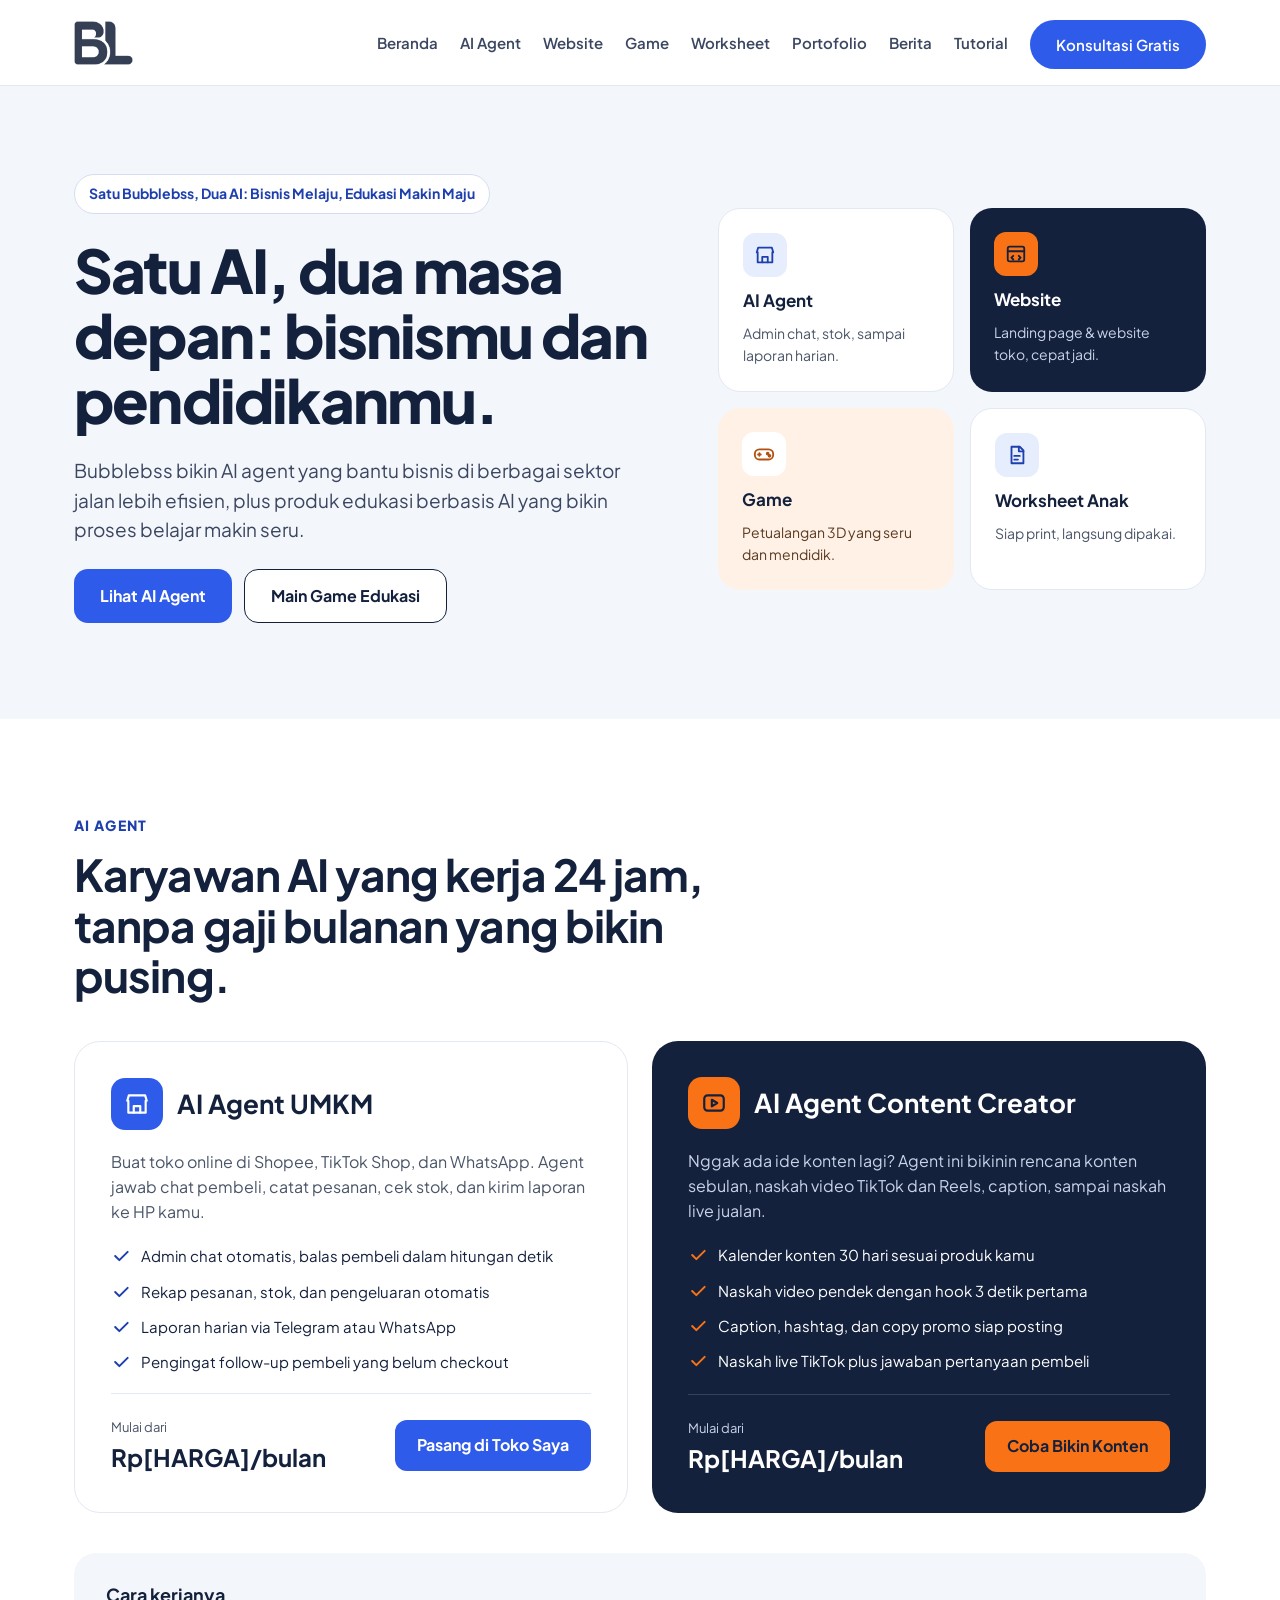
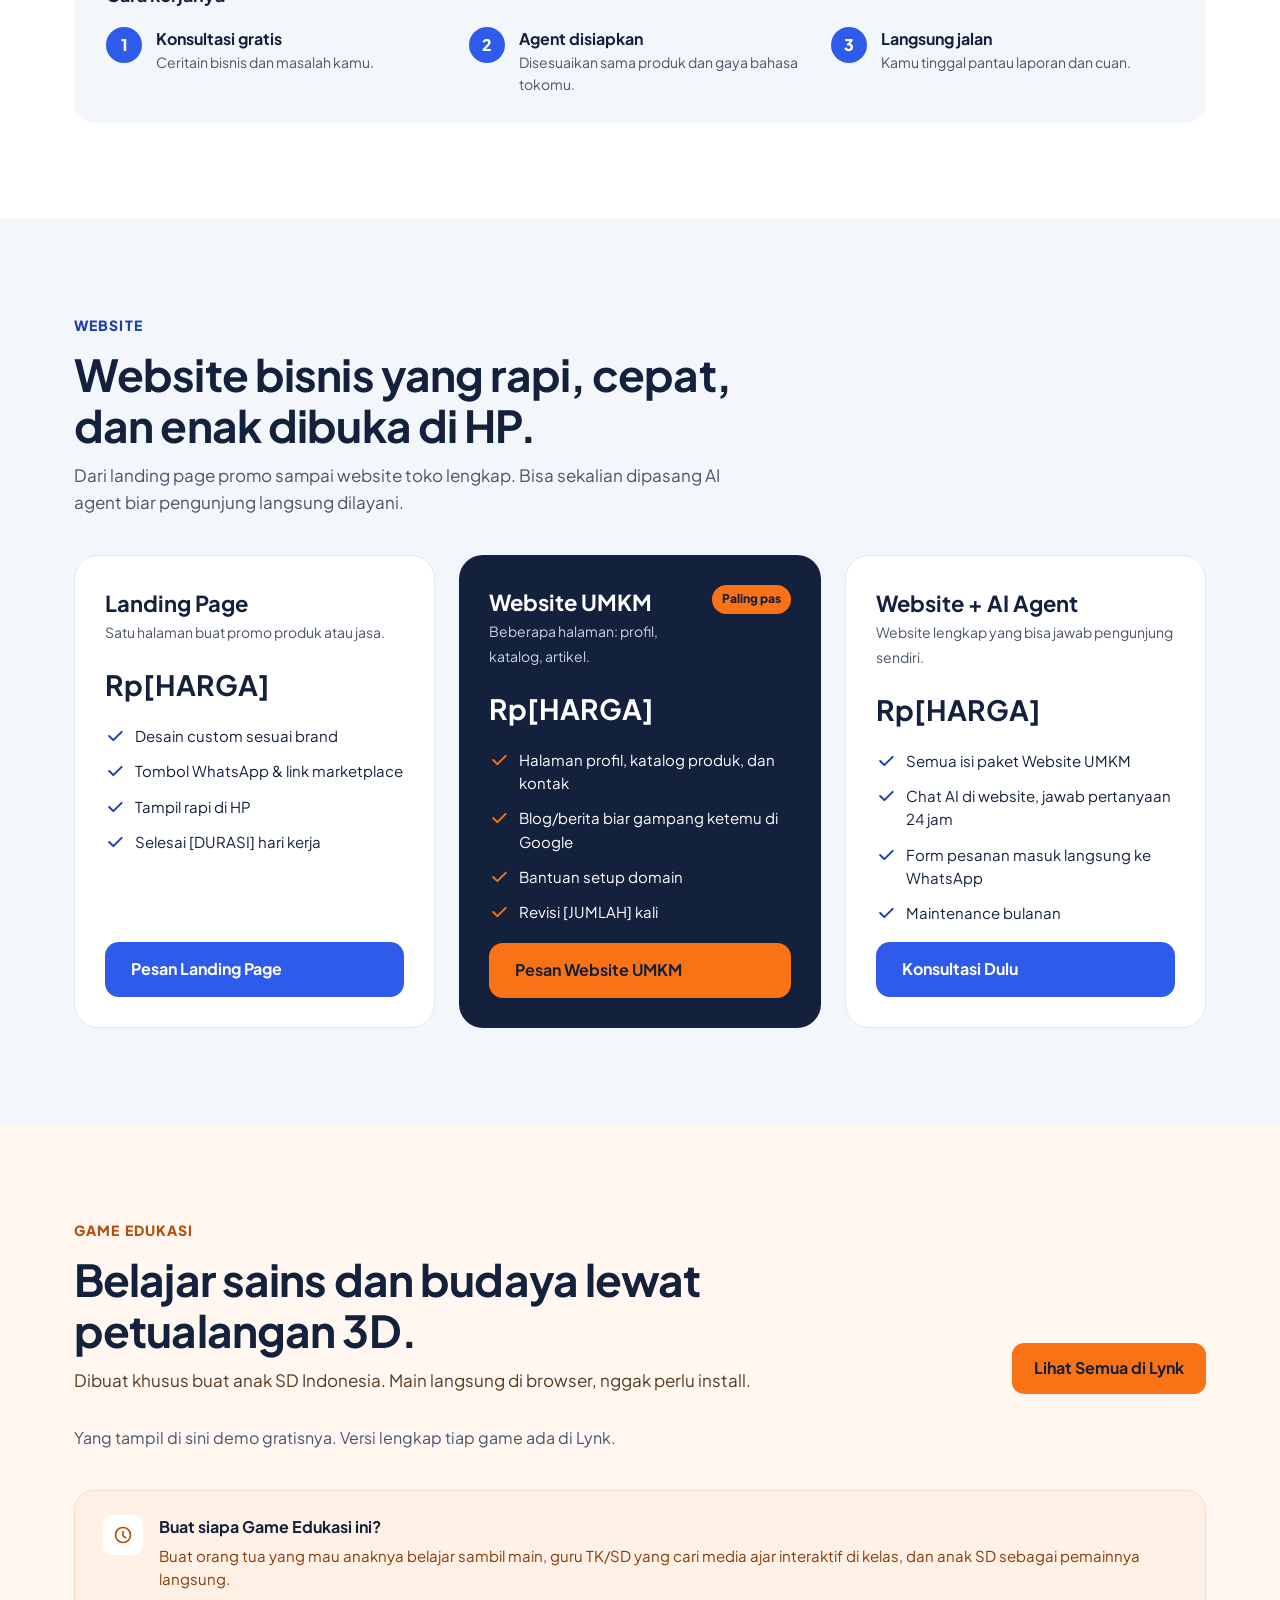
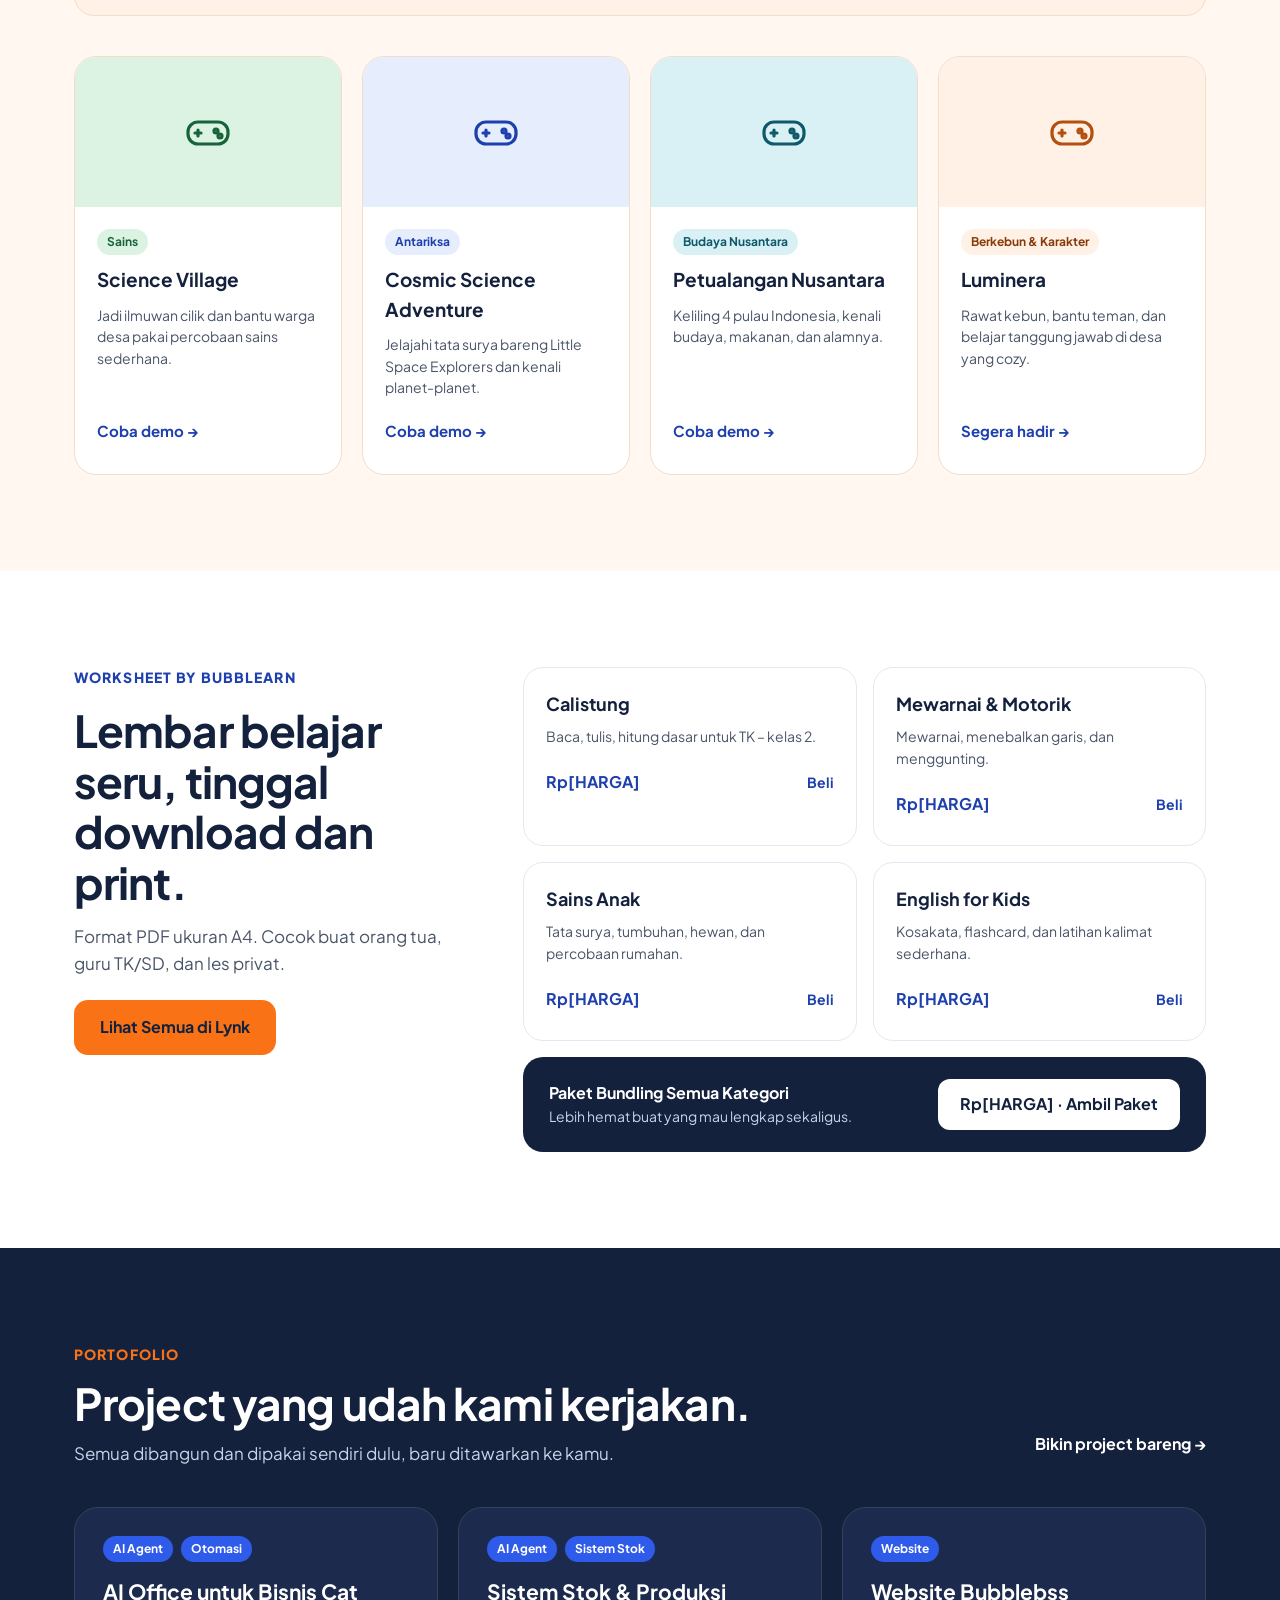
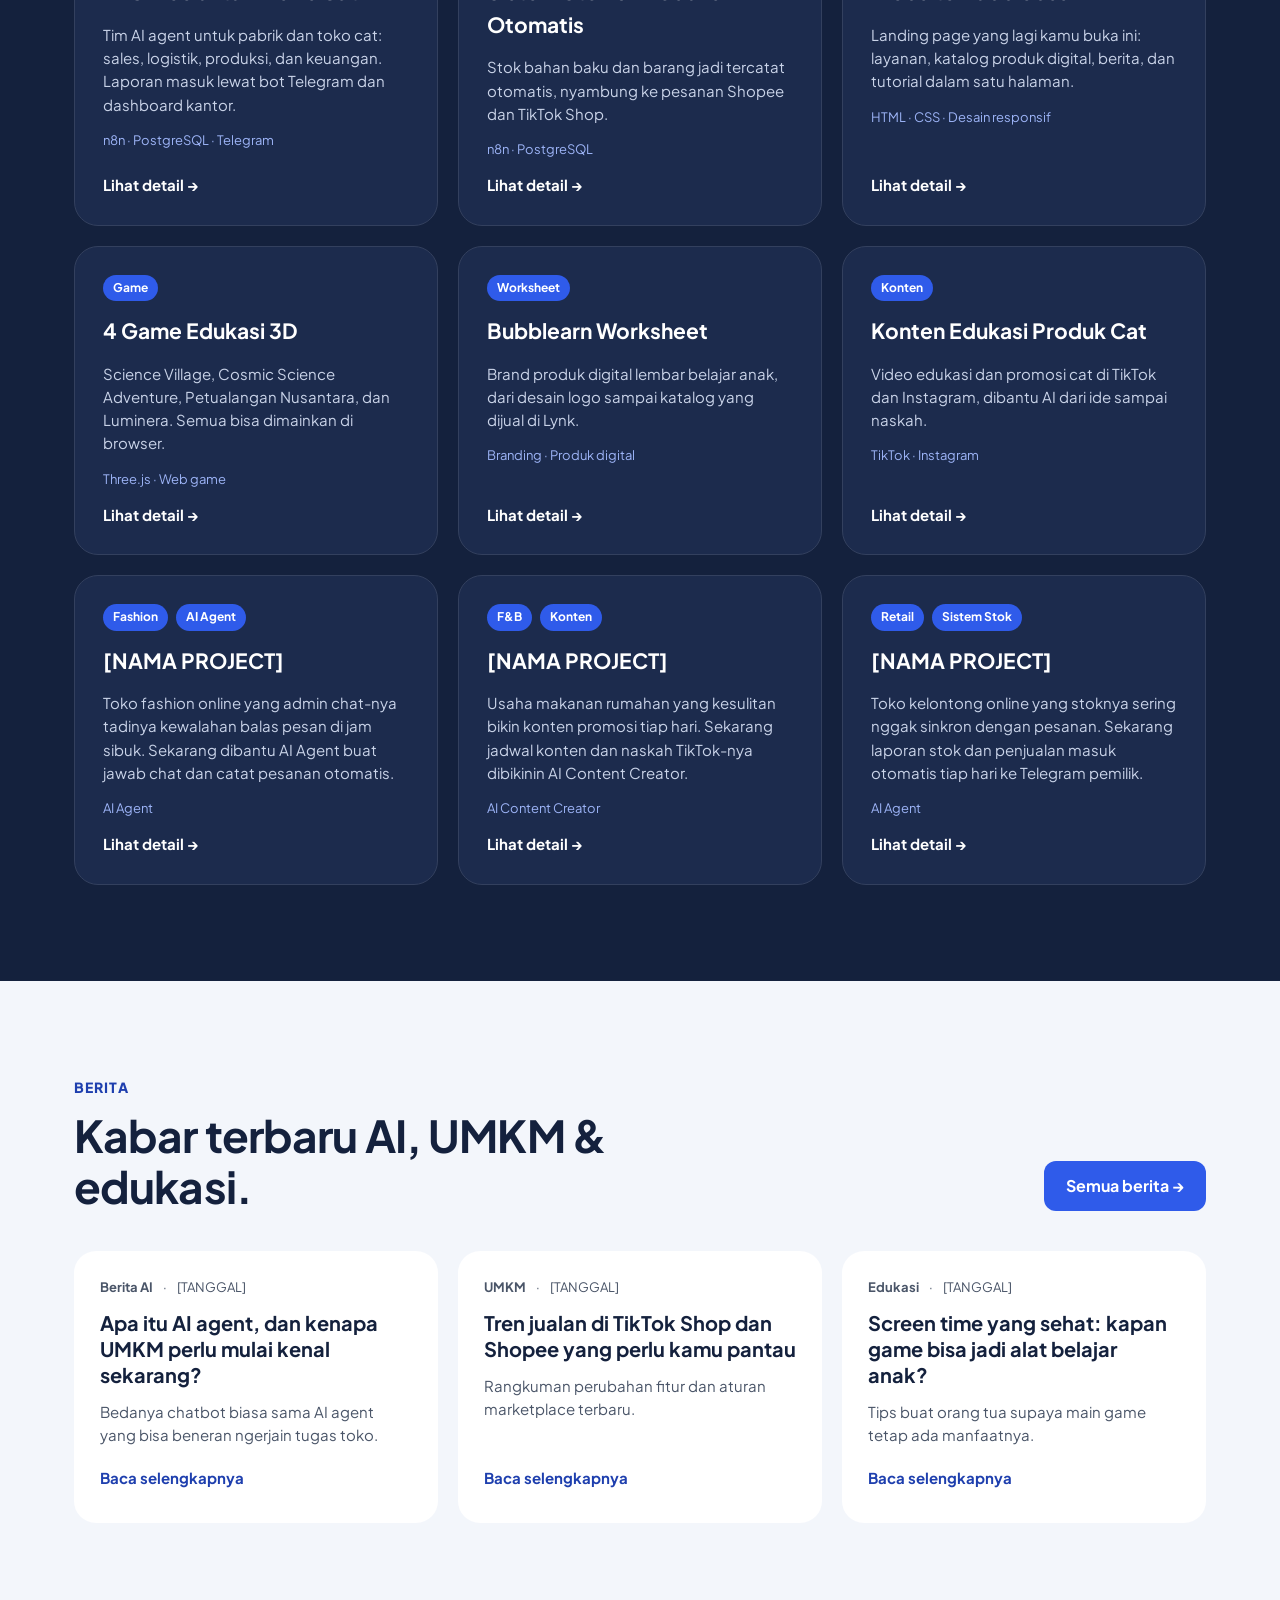
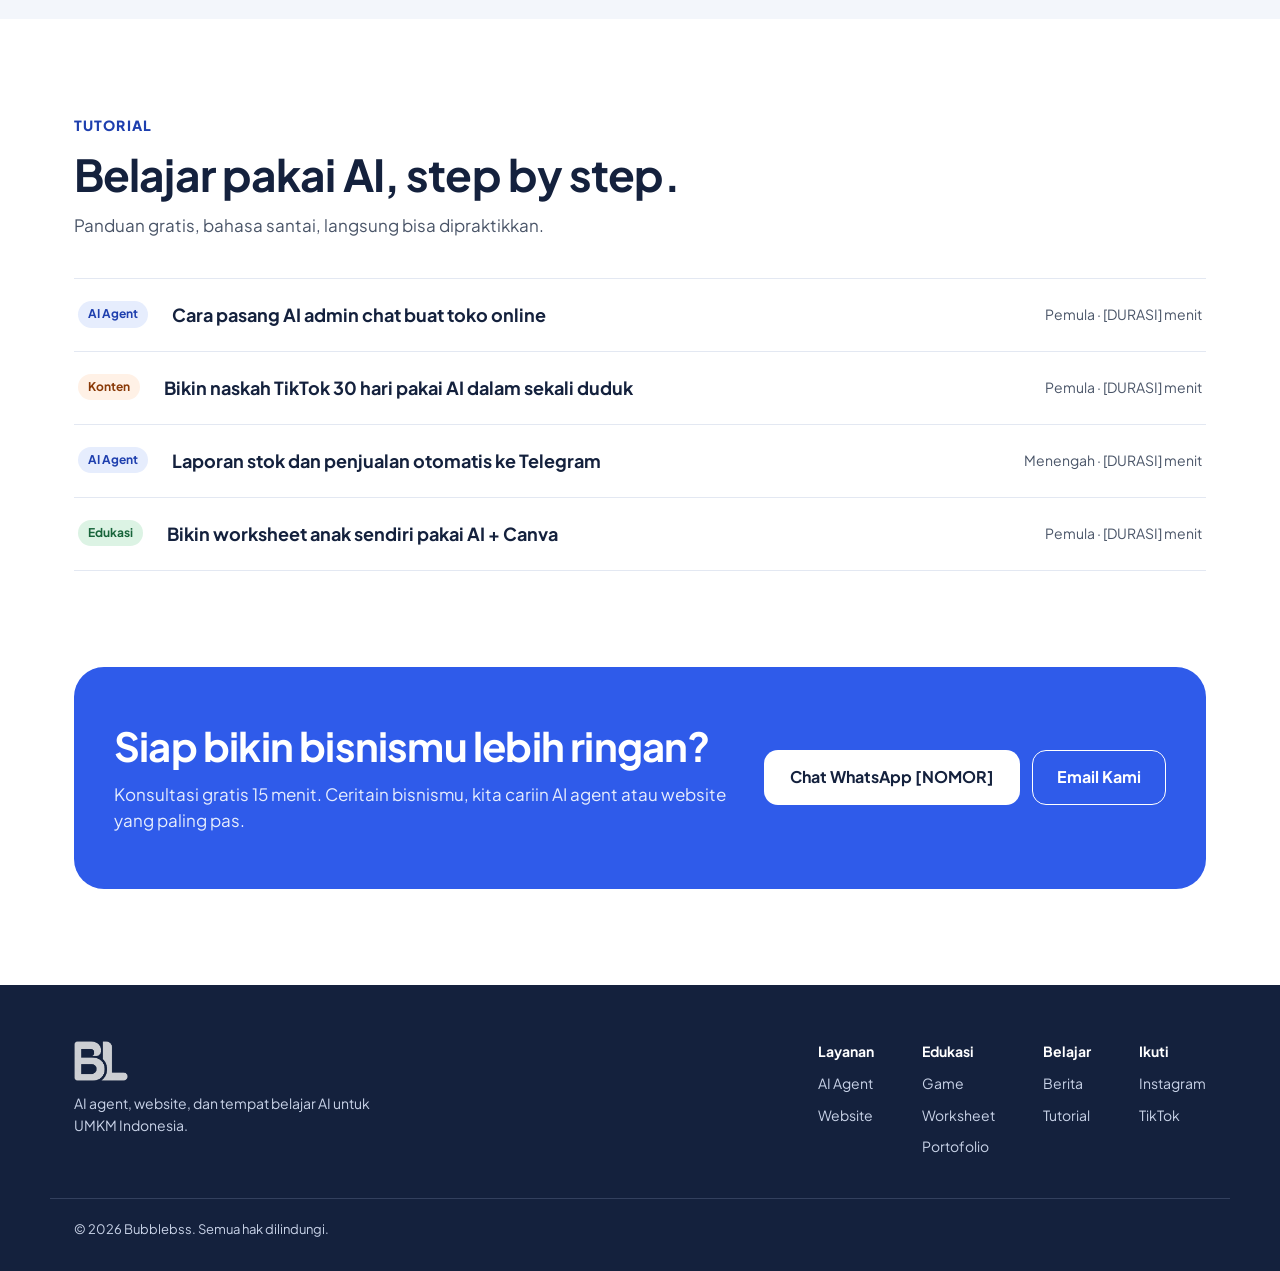
<file: index.html>
<!doctype html>
<html lang="id">
<head>
<meta charset="utf-8">
<title>Bubblebss – AI Agent, Website, Game &amp; Worksheet</title>
<meta name="viewport" content="width=device-width, initial-scale=1">
<meta name="description" content="Belajar & pakai AI untuk UMKM Indonesia: AI agent, website, game, worksheet, berita, dan tutorial AI.">
<link rel="icon" href="assets/logo-bl.png">
<link rel="preconnect" href="https://fonts.googleapis.com">
<link rel="stylesheet" href="https://fonts.googleapis.com/css2?family=Plus+Jakarta+Sans:wght@400;500;600;700;800&display=swap">
<link rel="stylesheet" href="style.css">
</head>
<body>

<header class="site-header">
<nav class="nav container">
<a href="#top" class="nav-brand">
<img src="assets/logo-bl.png" alt="Bubblebss" style="height:44px;width:auto;display:block">
</a>
<div class="nav-links">
<a href="/">Beranda</a>
<a href="/ai-agent/">AI Agent</a>
<a href="/website/">Website</a>
<a href="/game/">Game</a>
<a href="/worksheet/">Worksheet</a>
<a href="/portofolio/">Portofolio</a>
<a href="/berita/">Berita</a>
<a href="/tutorial/">Tutorial</a>
<a href="#kontak" class="nav-cta">Konsultasi Gratis</a>
</div>
<button class="nav-toggle" id="nav-toggle" aria-label="Menu">&#8942;</button>
</nav>
</header>

<!-- HERO -->
<section id="top" class="hero">
<div class="hero-inner">
<div class="hero-copy">
<span class="hero-badge" data-settings="hero_badge">Satu Bubblebss, Dua AI: Bisnis Melaju, Edukasi Makin Maju</span>
<h1 class="hero-title" data-settings="hero_title">Satu AI, dua masa depan: bisnismu dan pendidikanmu.</h1>
<p class="hero-desc" data-settings="hero_desc">Bubblebss bikin AI agent yang bantu bisnis di berbagai sektor jalan lebih efisien, plus produk edukasi berbasis AI yang bikin proses belajar makin seru.</p>
<div class="hero-actions">
<a href="/ai-agent/" class="btn btn-primary">Lihat AI Agent</a>
<a href="/game/" class="btn btn-outline">Main Game Edukasi</a>
</div>
</div>
<div class="hero-grid">
<div class="hero-card hero-card-white">
<span class="hero-icon" style="background:#E6EDFD"><svg width="22" height="22" viewBox="0 0 24 24" fill="none" stroke="#1E3FAE" stroke-width="2" stroke-linecap="round" stroke-linejoin="round" aria-hidden="true"><path d="M3 9l1.5-5h15L21 9"></path><path d="M4 9v11h16V9"></path><path d="M9 20v-6h6v6"></path></svg></span>
<strong>AI Agent</strong>
<span class="desc">Admin chat, stok, sampai laporan harian.</span>
</div>
<div class="hero-card hero-card-navy offset">
<span class="hero-icon" style="background:#F97316"><svg width="22" height="22" viewBox="0 0 24 24" fill="none" stroke="#14213D" stroke-width="2" stroke-linecap="round" stroke-linejoin="round" aria-hidden="true"><rect x="3" y="4" width="18" height="16" rx="2"></rect><path d="M3 9h18"></path><path d="M9 14l-2 2 2 2M15 14l2 2-2 2"></path></svg></span>
<strong>Website</strong>
<span class="desc" style="color:#C9D3E8">Landing page &amp; website toko, cepat jadi.</span>
</div>
<div class="hero-card hero-card-orange">
<span class="hero-icon" style="background:#FFFFFF"><svg width="22" height="22" viewBox="0 0 24 24" fill="none" stroke="#B4500F" stroke-width="2" stroke-linecap="round" stroke-linejoin="round" aria-hidden="true"><rect x="2" y="7" width="20" height="11" rx="5"></rect><path d="M7 11v3M5.5 12.5h3"></path><circle cx="16" cy="11.5" r="1"></circle><circle cx="18" cy="14" r="1"></circle></svg></span>
<strong>Game</strong>
<span class="desc" style="color:#5A3A20">Petualangan 3D yang seru dan mendidik.</span>
</div>
<div class="hero-card hero-card-white offset">
<span class="hero-icon" style="background:#E6EDFD"><svg width="22" height="22" viewBox="0 0 24 24" fill="none" stroke="#1E3FAE" stroke-width="2" stroke-linecap="round" stroke-linejoin="round" aria-hidden="true"><path d="M6 3h9l4 4v14H6z"></path><path d="M14 3v5h5"></path><path d="M9 13h6M9 17h4"></path></svg></span>
<strong>Worksheet Anak</strong>
<span class="desc">Siap print, langsung dipakai.</span>
</div>
</div>
</div>
</section>

<!-- AI AGENT -->
<section id="ai-agent" class="section">
<div class="section-head">
<span class="eyebrow eyebrow-blue">AI Agent</span>
<h2 class="section-title">Karyawan AI yang kerja 24 jam, tanpa gaji bulanan yang bikin pusing.</h2>
</div>
<div id="ai-agent-grid" class="agent-grid">
<p class="empty-state">Memuat AI Agent…</p>
</div>

<div class="howto">
<strong class="howto-title">Cara kerjanya</strong>
<div class="howto-grid">
<div class="howto-step"><span class="howto-num">1</span><div><strong>Konsultasi gratis</strong><div class="label">Ceritain bisnis dan masalah kamu.</div></div></div>
<div class="howto-step"><span class="howto-num">2</span><div><strong>Agent disiapkan</strong><div class="label">Disesuaikan sama produk dan gaya bahasa tokomu.</div></div></div>
<div class="howto-step"><span class="howto-num">3</span><div><strong>Langsung jalan</strong><div class="label">Kamu tinggal pantau laporan dan cuan.</div></div></div>
</div>
</div>
</section>

<!-- WEBSITE -->
<section id="website" class="hero">
<div class="section container">
<div class="section-head">
<span class="eyebrow eyebrow-blue">Website</span>
<h2 class="section-title">Website bisnis yang rapi, cepat, dan enak dibuka di HP.</h2>
<p class="section-lede">Dari landing page promo sampai website toko lengkap. Bisa sekalian dipasang AI agent biar pengunjung langsung dilayani.</p>
</div>
<div id="website-grid" class="agent-grid">
<p class="empty-state">Memuat paket Website…</p>
</div>
</div>
</section>

<!-- GAME -->
<section id="game" class="game-section">
<div class="section">
<div class="section-head-row">
<div class="section-head">
<span class="eyebrow" style="color:#B4500F">Game Edukasi</span>
<h2 class="section-title">Belajar sains dan budaya lewat petualangan 3D.</h2>
<p class="section-lede" style="color:#5A3A20">Dibuat khusus buat anak SD Indonesia. Main langsung di browser, nggak perlu install.</p>
</div>
<a href="#" class="btn btn-sm btn-orange">Lihat Semua di Lynk</a>
</div>
<p class="muted" style="margin:-8px 0 0">Yang tampil di sini demo gratisnya. Versi lengkap tiap game ada di Lynk.</p>

<div class="target-note">
<span class="icon"><svg width="20" height="20" viewBox="0 0 24 24" fill="none" stroke="#B4500F" stroke-width="2" stroke-linecap="round" stroke-linejoin="round" aria-hidden="true"><circle cx="12" cy="12" r="9"></circle><path d="M12 8v5l3 2"></path></svg></span>
<p><strong>Buat siapa Game Edukasi ini?</strong>Buat orang tua yang mau anaknya belajar sambil main, guru TK/SD yang cari media ajar interaktif di kelas, dan anak SD sebagai pemainnya langsung.</p>
</div>

<div id="game-grid" class="game-grid">
<p class="empty-state">Memuat game…</p>
</div>
</div>
</section>

<!-- WORKSHEET -->
<section id="worksheet" class="section">
<div class="worksheet-section">
<div class="worksheet-copy">
<span class="eyebrow eyebrow-blue">Worksheet by Bubblearn</span>
<h2 class="section-title">Lembar belajar seru, tinggal download dan print.</h2>
<p class="section-lede">Format PDF ukuran A4. Cocok buat orang tua, guru TK/SD, dan les privat.</p>
<a href="#" class="btn btn-orange" style="align-self:flex-start;margin-top:8px">Lihat Semua di Lynk</a>
</div>
<div id="worksheet-grid" class="worksheet-grid">
<p class="empty-state">Memuat worksheet…</p>
</div>
</div>
</section>

<!-- PORTOFOLIO -->
<section id="portofolio" class="portofolio-section">
<div class="section">
<div class="section-head-row">
<div class="section-head">
<span class="eyebrow" style="color:#F97316">Portofolio</span>
<h2 class="section-title">Project yang udah kami kerjakan.</h2>
<p class="section-lede" style="color:#C9D3E8">Semua dibangun dan dipakai sendiri dulu, baru ditawarkan ke kamu.</p>
</div>
<a href="#kontak" style="color:#FFFFFF;font-weight:700;padding:10px 0">Bikin project bareng →</a>
</div>
<div id="portofolio-grid" class="portofolio-grid">
<p class="empty-state">Memuat portofolio…</p>
</div>
</div>
</section>

<!-- BERITA -->
<section id="berita" class="berita-section">
<div class="section">
<div class="section-head-row">
<div class="section-head">
<span class="eyebrow eyebrow-blue">Berita</span>
<h2 class="section-title">Kabar terbaru AI, UMKM &amp; edukasi.</h2>
</div>
<a href="/berita/" class="btn btn-sm btn-primary">Semua berita →</a>
</div>
<div id="news-grid" class="news-grid">
<p class="empty-state">Memuat berita…</p>
</div>
</div>
</section>

<!-- TUTORIAL -->
<section id="tutorial" class="section">
<div class="section-head">
<span class="eyebrow eyebrow-blue">Tutorial</span>
<h2 class="section-title">Belajar pakai AI, step by step.</h2>
<p class="section-lede">Panduan gratis, bahasa santai, langsung bisa dipraktikkan.</p>
</div>
<div id="tutorial-list" class="tutorial-list">
<p class="empty-state">Memuat tutorial…</p>
</div>
</section>

<!-- CTA -->
<section id="kontak" class="cta-wrap">
<div class="cta-box">
<div class="cta-copy">
<h2>Siap bikin bisnismu lebih ringan?</h2>
<p>Konsultasi gratis 15 menit. Ceritain bisnismu, kita cariin AI agent atau website yang paling pas.</p>
</div>
<div class="cta-actions">
<a href="#" class="btn btn-white" data-settings-href="whatsapp_number">Chat WhatsApp <span data-settings="whatsapp_number">[NOMOR]</span></a>
<a href="#" class="btn btn-outline-white" data-settings-href="email">Email Kami</a>
</div>
</div>
</section>

<!-- FOOTER -->
<footer class="site-footer">
<div class="footer-inner">
<div class="footer-brand">
<div class="footer-brand-row"><img src="assets/logo-bl-white.png" alt="Bubblebss" style="height:40px;width:auto;display:block"></div>
<p>AI agent, website, dan tempat belajar AI untuk UMKM Indonesia.</p>
</div>
<div class="footer-cols">
<div class="footer-col"><strong>Layanan</strong><a href="/ai-agent/">AI Agent</a><a href="/website/">Website</a></div>
<div class="footer-col"><strong>Edukasi</strong><a href="/game/">Game</a><a href="/worksheet/">Worksheet</a><a href="/portofolio/">Portofolio</a></div>
<div class="footer-col"><strong>Belajar</strong><a href="/berita/">Berita</a><a href="/tutorial/">Tutorial</a></div>
<div class="footer-col"><strong>Ikuti</strong><a href="#" data-settings-href="instagram_url">Instagram</a><a href="#" data-settings-href="tiktok_url">TikTok</a></div>
</div>
</div>
<div class="footer-bottom">© 2026 Bubblebss. Semua hak dilindungi.</div>
</footer>

<script src="assets/nav.js"></script>
<script src="assets/settings.js"></script>
<script src="assets/articles.js"></script>
<script>
(async function () {
  const chipClass = { 'AI Agent': 'chip-blue', 'Konten': 'chip-orange', 'Edukasi': 'chip-green', 'Website': 'chip-cyan' };
  const thumbBg = { 'chip-green': '#DCF3E4', 'chip-blue': '#E6EDFD', 'chip-cyan': '#D9F0F5', 'chip-orange': '#FFF1E6' };
  const thumbStroke = { 'chip-green': '#17643A', 'chip-blue': '#1E3FAE', 'chip-cyan': '#0E5A6B', 'chip-orange': '#B4500F' };

  function renderAgentCard(item) {
    const isNavy = item.style === 'navy';
    const cardClass = isNavy ? 'agent-card agent-card-navy' : 'agent-card agent-card-white';
    const iconBg = isNavy ? '#F97316' : '#2F5BEA';
    const iconStroke = isNavy ? '#14213D' : '#FFFFFF';
    const iconPath = isNavy
      ? '<rect x="3" y="5" width="18" height="14" rx="3"></rect><path d="M10 9l5 3-5 3z"></path>'
      : '<path d="M3 9l1.5-5h15L21 9"></path><path d="M4 9v11h16V9"></path><path d="M9 20v-6h6v6"></path>';
    const checkStroke = isNavy ? '#F97316' : '#1E3FAE';
    const btnClass = isNavy ? 'btn btn-sm btn-orange' : 'btn btn-sm btn-primary';
    const features = (item.features || []).map(f => `<li><svg width="20" height="20" viewBox="0 0 24 24" fill="none" stroke="${checkStroke}" stroke-width="2.4" stroke-linecap="round" stroke-linejoin="round" aria-hidden="true"><path d="M5 12l5 5L20 7"></path></svg>${f}</li>`).join('');
    return `
      <div class="${cardClass}">
        <div class="agent-head">
          <span class="agent-icon" style="background:${iconBg}"><svg width="26" height="26" viewBox="0 0 24 24" fill="none" stroke="${iconStroke}" stroke-width="2" stroke-linecap="round" stroke-linejoin="round" aria-hidden="true">${iconPath}</svg></span>
          <h3>${item.title}</h3>
        </div>
        <p class="desc">${item.excerpt}</p>
        <ul class="agent-list">${features}</ul>
        <div class="agent-footer">
          <div><span class="price-label">Mulai dari</span><br><strong>Rp${item.price}/bulan</strong></div>
          <a href="#kontak" class="${btnClass}">${item.cta_label}</a>
        </div>
      </div>`;
  }

  function renderWebsiteCard(item) {
    const isNavy = item.style === 'navy';
    const cardClass = isNavy ? 'website-card website-card-navy' : 'website-card website-card-white';
    const checkStroke = isNavy ? '#F97316' : '#1E3FAE';
    const btnClass = isNavy ? 'btn btn-orange' : 'btn btn-primary';
    const features = (item.features || []).map(f => `<li><svg width="20" height="20" viewBox="0 0 24 24" fill="none" stroke="${checkStroke}" stroke-width="2.4" stroke-linecap="round" stroke-linejoin="round" aria-hidden="true"><path d="M5 12l5 5L20 7"></path></svg>${f}</li>`).join('');
    const badge = item.badge ? `<span class="website-badge">${item.badge}</span>` : '';
    return `
      <div class="${cardClass}">
        <div class="website-head">
          <div><h3>${item.title}</h3><span class="website-sub">${item.excerpt}</span></div>
          ${badge}
        </div>
        <strong class="website-price">Rp${item.price}</strong>
        <ul class="agent-list">${features}</ul>
        <a href="#kontak" class="${btnClass}" style="margin-top:auto">${item.cta_label}</a>
      </div>`;
  }

  function renderPortofolioCard(item) {
    const tags = (item.tags || '').split(',').map(t => t.trim()).filter(Boolean)
      .map(t => `<span class="portofolio-tag">${t}</span>`).join('');
    return `
      <article class="portofolio-card">
        <div class="portofolio-tags">${tags}</div>
        <h3>${item.title}</h3>
        <p>${item.excerpt}</p>
        <span class="portofolio-tools">${item.tools}</span>
        <a href="${item.link || '#'}" class="portofolio-link">Lihat detail →</a>
      </article>`;
  }

  function renderGameCard(item) {
    const thumb = item.image
      ? `<img src="${item.image}" alt="${item.title}" style="width:100%;height:150px;object-fit:cover">`
      : `<div class="game-thumb" style="background:${thumbBg[item.chip] || '#E6EDFD'}">
           <svg width="48" height="48" viewBox="0 0 24 24" fill="none" stroke="${thumbStroke[item.chip] || '#1E3FAE'}" stroke-width="1.6" stroke-linecap="round" stroke-linejoin="round" aria-hidden="true"><rect x="2" y="7" width="20" height="11" rx="5"></rect><path d="M7 11v3M5.5 12.5h3"></path><circle cx="16" cy="11.5" r="1"></circle><circle cx="18" cy="14" r="1"></circle></svg>
         </div>`;
    return `
      <article class="game-card">
        ${thumb}
        <div class="game-body">
          <span class="chip ${item.chip || 'chip-blue'}">${item.category}</span>
          <h3>${item.title}</h3>
          <p>${item.excerpt}</p>
          <a href="${item.link || '#'}" class="game-link">${item.cta_label || 'Coba demo'} →</a>
        </div>
      </article>`;
  }

  async function run(id, path, mapper, emptyMsg, errMsg, after) {
    const el = document.getElementById(id);
    if (!el) return;
    try {
      let items = await loadManifest(path);
      if (after) items = after(items);
      if (!items.length) { el.innerHTML = `<p class="empty-state">${emptyMsg}</p>`; return; }
      el.innerHTML = items.map(mapper).join('');
    } catch (e) {
      el.innerHTML = `<p class="empty-state">${errMsg}</p>`;
    }
  }

  run('ai-agent-grid', 'ai-agent/manifest.json', renderAgentCard, 'Belum ada paket AI Agent.', 'Gagal memuat AI Agent.');
  run('website-grid', 'website/manifest.json', renderWebsiteCard, 'Belum ada paket Website.', 'Gagal memuat Website.');
  run('game-grid', 'game/manifest.json', renderGameCard, 'Belum ada game.', 'Gagal memuat daftar game.');
  run('portofolio-grid', 'portofolio/manifest.json', renderPortofolioCard, 'Belum ada portofolio.', 'Gagal memuat portofolio.');

  run('worksheet-grid', 'worksheet/manifest.json', item => `
      <div class="worksheet-card">
        ${item.image ? `<img src="${item.image}" alt="${item.title}" style="width:100%;border-radius:12px;margin-bottom:4px">` : ''}
        <strong class="title">${item.title}</strong>
        <span class="desc">${item.excerpt}</span>
        <div class="worksheet-price-row"><strong>Rp${item.price}</strong><a href="${item.link || '#'}">Beli</a></div>
      </div>
    `, 'Belum ada worksheet.', 'Gagal memuat daftar worksheet.', items => items).then(() => {
    const grid = document.getElementById('worksheet-grid');
    if (grid && !grid.querySelector('.empty-state')) {
      grid.insertAdjacentHTML('beforeend', `
        <div class="worksheet-bundle">
          <div><strong>Paket Bundling Semua Kategori</strong><div class="label">Lebih hemat buat yang mau lengkap sekaligus.</div></div>
          <a href="#" class="btn btn-sm btn-white">Rp[HARGA] · Ambil Paket</a>
        </div>
      `);
    }
  });

  run('news-grid', 'berita/manifest.json', item => `
      <article class="news-card">
        ${item.image ? `<img src="${item.image}" alt="${item.title}" style="width:100%;border-radius:14px">` : ''}
        <div class="news-meta"><span class="cat">${item.category}</span><span>·</span><span>${item.date}</span></div>
        <h3>${item.title}</h3>
        <p>${item.excerpt}</p>
        <a class="read-more" href="/berita/artikel.html?slug=${encodeURIComponent(item.slug)}">Baca selengkapnya</a>
      </article>
    `, 'Belum ada berita.', 'Gagal memuat daftar berita.', items => items.slice(0, 3));

  run('tutorial-list', 'tutorial/manifest.json', item => `
      <a class="tutorial-row" href="/tutorial/artikel.html?slug=${encodeURIComponent(item.slug)}">
        <span class="chip ${chipClass[item.category] || 'chip-blue'}">${item.category}</span>
        <strong>${item.title}</strong>
        <span class="meta">${item.level} · ${item.duration} menit</span>
      </a>
    `, 'Belum ada tutorial.', 'Gagal memuat daftar tutorial.');
})();
</script>
</body>
</html>
</file>
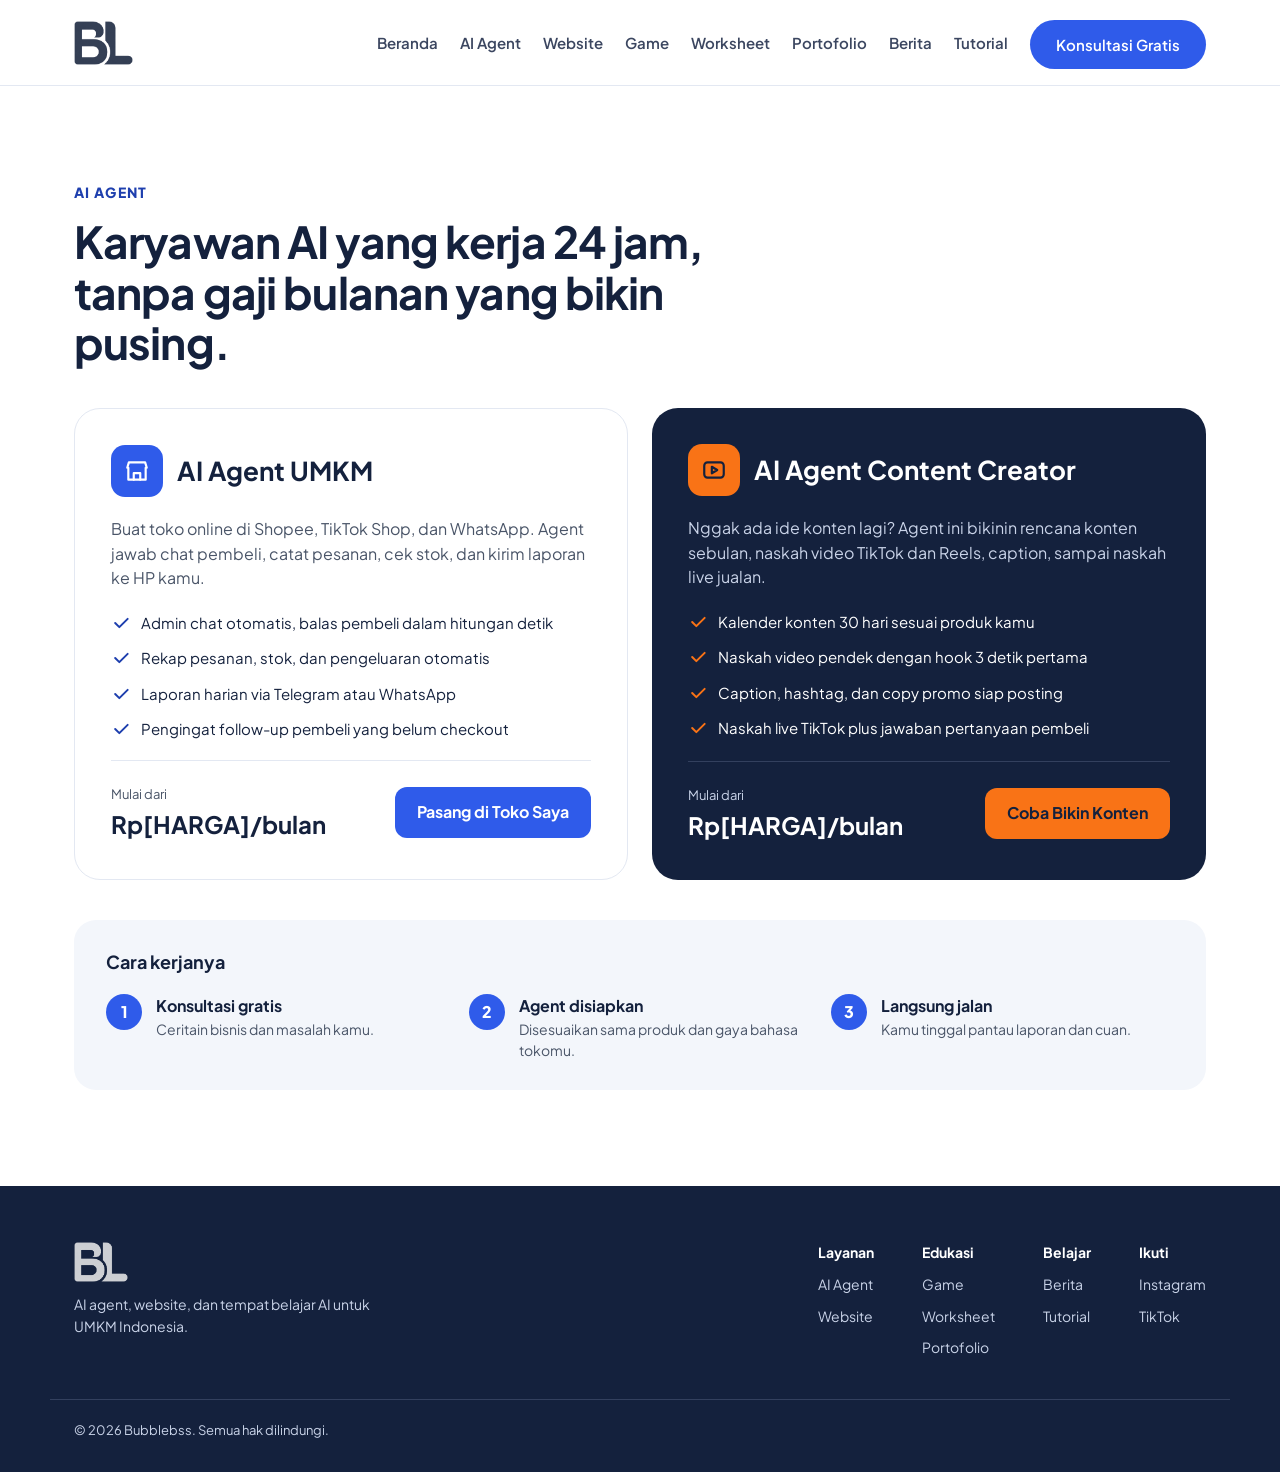
<file: ai-agent/index.html>
<!doctype html>
<html lang="id">
<head>
<meta charset="utf-8">
<title>AI Agent – Bubblebss</title>
<meta name="viewport" content="width=device-width, initial-scale=1">
<link rel="preconnect" href="https://fonts.googleapis.com">
<link rel="stylesheet" href="https://fonts.googleapis.com/css2?family=Plus+Jakarta+Sans:wght@400;500;600;700;800&display=swap">
<link rel="stylesheet" href="../style.css">
</head>
<body>

<header class="site-header">
<nav class="nav container">
<a href="/" class="nav-brand">
<img src="../assets/logo-bl.png" alt="Bubblebss" style="height:44px;width:auto;display:block">
</a>
<div class="nav-links">
<a href="/">Beranda</a>
<a href="/ai-agent/">AI Agent</a>
<a href="/website/">Website</a>
<a href="/game/">Game</a>
<a href="/worksheet/">Worksheet</a>
<a href="/portofolio/">Portofolio</a>
<a href="/berita/">Berita</a>
<a href="/tutorial/">Tutorial</a>
<a href="/#kontak" class="nav-cta">Konsultasi Gratis</a>
</div>
<button class="nav-toggle" id="nav-toggle" aria-label="Menu">&#8942;</button>
</nav>
</header>

<section class="section">
<div class="section-head">
<span class="eyebrow eyebrow-blue">AI Agent</span>
<h2 class="section-title">Karyawan AI yang kerja 24 jam, tanpa gaji bulanan yang bikin pusing.</h2>
</div>

<div id="ai-agent-grid" class="agent-grid">
<p class="empty-state">Memuat AI Agent…</p>
</div>

<div class="howto">
<strong class="howto-title">Cara kerjanya</strong>
<div class="howto-grid">
<div class="howto-step"><span class="howto-num">1</span><div><strong>Konsultasi gratis</strong><div class="label">Ceritain bisnis dan masalah kamu.</div></div></div>
<div class="howto-step"><span class="howto-num">2</span><div><strong>Agent disiapkan</strong><div class="label">Disesuaikan sama produk dan gaya bahasa tokomu.</div></div></div>
<div class="howto-step"><span class="howto-num">3</span><div><strong>Langsung jalan</strong><div class="label">Kamu tinggal pantau laporan dan cuan.</div></div></div>
</div>
</div>
</section>

<footer class="site-footer">
<div class="footer-inner">
<div class="footer-brand">
<div class="footer-brand-row"><img src="../assets/logo-bl-white.png" alt="Bubblebss" style="height:40px;width:auto;display:block"></div>
<p>AI agent, website, dan tempat belajar AI untuk UMKM Indonesia.</p>
</div>
<div class="footer-cols">
<div class="footer-col"><strong>Layanan</strong><a href="/ai-agent/">AI Agent</a><a href="/website/">Website</a></div>
<div class="footer-col"><strong>Edukasi</strong><a href="/game/">Game</a><a href="/worksheet/">Worksheet</a><a href="/portofolio/">Portofolio</a></div>
<div class="footer-col"><strong>Belajar</strong><a href="/berita/">Berita</a><a href="/tutorial/">Tutorial</a></div>
<div class="footer-col"><strong>Ikuti</strong><a href="#" data-settings-href="instagram_url">Instagram</a><a href="#" data-settings-href="tiktok_url">TikTok</a></div>
</div>
</div>
<div class="footer-bottom">© 2026 Bubblebss. Semua hak dilindungi.</div>
</footer>

<script src="../assets/nav.js"></script>
<script src="../assets/settings.js"></script>
<script src="../assets/articles.js"></script>
<script>
(async function () {
  const grid = document.getElementById('ai-agent-grid');
  function renderAgentCard(item) {
    const isNavy = item.style === 'navy';
    const cardClass = isNavy ? 'agent-card agent-card-navy' : 'agent-card agent-card-white';
    const iconBg = isNavy ? '#F97316' : '#2F5BEA';
    const iconStroke = isNavy ? '#14213D' : '#FFFFFF';
    const iconPath = isNavy
      ? '<rect x="3" y="5" width="18" height="14" rx="3"></rect><path d="M10 9l5 3-5 3z"></path>'
      : '<path d="M3 9l1.5-5h15L21 9"></path><path d="M4 9v11h16V9"></path><path d="M9 20v-6h6v6"></path>';
    const checkStroke = isNavy ? '#F97316' : '#1E3FAE';
    const btnClass = isNavy ? 'btn btn-sm btn-orange' : 'btn btn-sm btn-primary';
    const features = (item.features || []).map(f => `<li><svg width="20" height="20" viewBox="0 0 24 24" fill="none" stroke="${checkStroke}" stroke-width="2.4" stroke-linecap="round" stroke-linejoin="round" aria-hidden="true"><path d="M5 12l5 5L20 7"></path></svg>${f}</li>`).join('');
    return `
      <div class="${cardClass}">
        <div class="agent-head">
          <span class="agent-icon" style="background:${iconBg}"><svg width="26" height="26" viewBox="0 0 24 24" fill="none" stroke="${iconStroke}" stroke-width="2" stroke-linecap="round" stroke-linejoin="round" aria-hidden="true">${iconPath}</svg></span>
          <h3>${item.title}</h3>
        </div>
        <p class="desc">${item.excerpt}</p>
        <ul class="agent-list">${features}</ul>
        <div class="agent-footer">
          <div><span class="price-label">Mulai dari</span><br><strong>Rp${item.price}/bulan</strong></div>
          <a href="/#kontak" class="${btnClass}">${item.cta_label}</a>
        </div>
      </div>`;
  }
  try {
    const items = await loadManifest('manifest.json');
    if (!items.length) { grid.innerHTML = '<p class="empty-state">Belum ada paket AI Agent.</p>'; return; }
    grid.innerHTML = items.map(renderAgentCard).join('');
  } catch (e) {
    grid.innerHTML = '<p class="empty-state">Gagal memuat AI Agent.</p>';
  }
})();
</script>
</body>
</html>
</file>
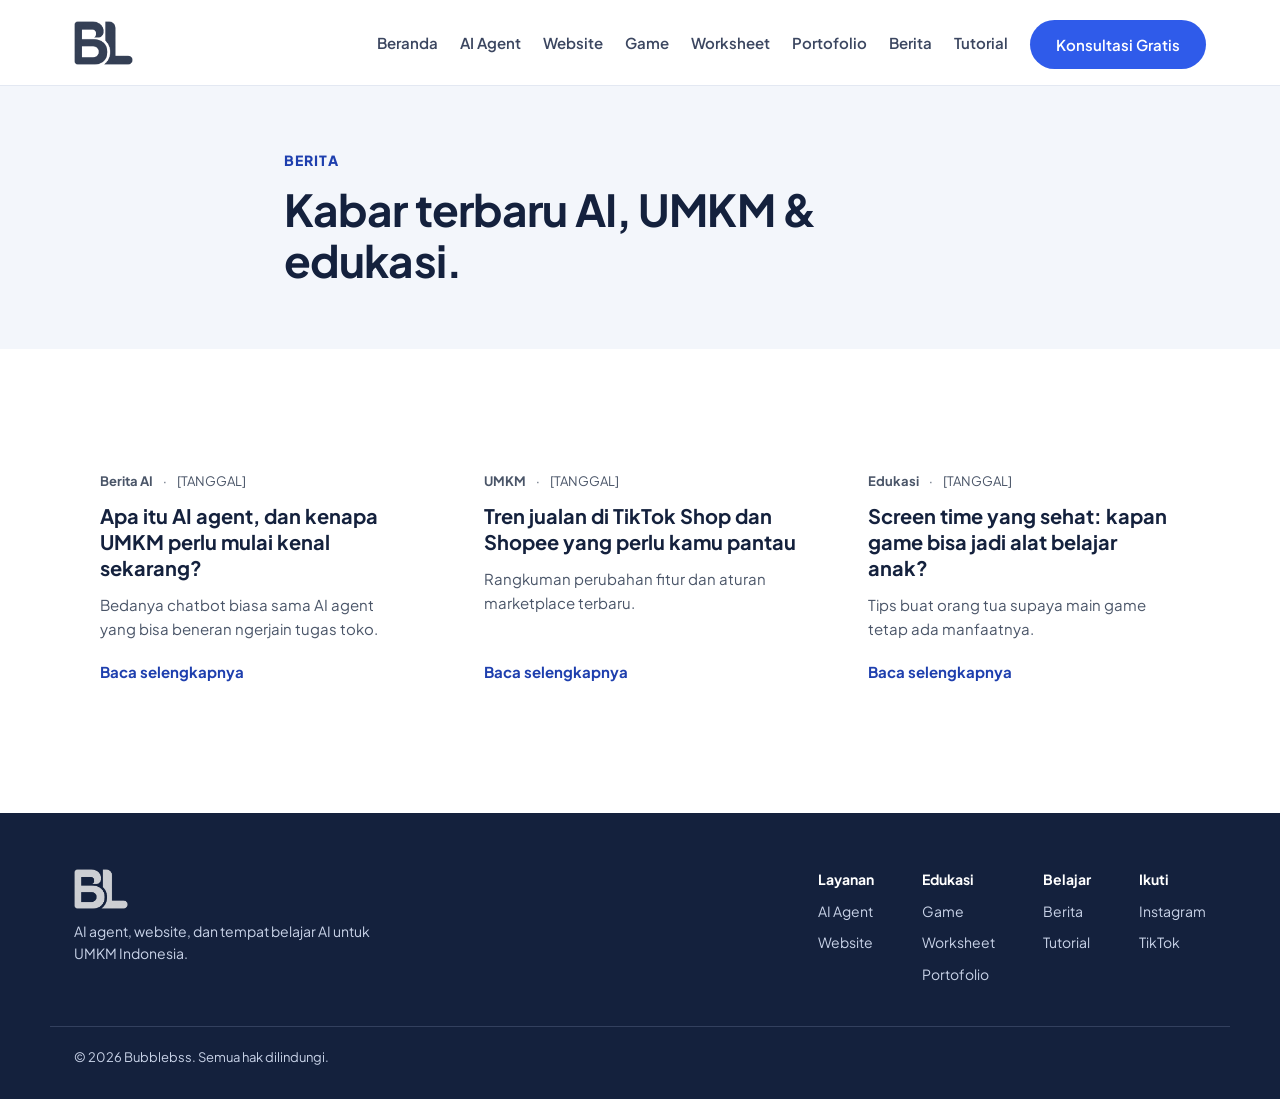
<file: berita/index.html>
<!doctype html>
<html lang="id">
<head>
<meta charset="utf-8">
<title>Berita – Bubblebss</title>
<meta name="viewport" content="width=device-width, initial-scale=1">
<link rel="preconnect" href="https://fonts.googleapis.com">
<link rel="stylesheet" href="https://fonts.googleapis.com/css2?family=Plus+Jakarta+Sans:wght@400;500;600;700;800&display=swap">
<link rel="stylesheet" href="../style.css">
</head>
<body>

<header class="site-header">
<nav class="nav container">
<a href="/" class="nav-brand">
<img src="../assets/logo-bl.png" alt="Bubblebss" style="height:44px;width:auto;display:block">
</a>
<div class="nav-links">
<a href="/">Beranda</a>
<a href="/ai-agent/">AI Agent</a>
<a href="/website/">Website</a>
<a href="/game/">Game</a>
<a href="/worksheet/">Worksheet</a>
<a href="/portofolio/">Portofolio</a>
<a href="/berita/">Berita</a>
<a href="/tutorial/">Tutorial</a>
<a href="/#kontak" class="nav-cta">Konsultasi Gratis</a>
</div>
<button class="nav-toggle" id="nav-toggle" aria-label="Menu">&#8942;</button>
</nav>
</header>

<section class="page-hero">
<div class="container">
<span class="eyebrow eyebrow-blue">Berita</span>
<h1 class="section-title">Kabar terbaru AI, UMKM &amp; edukasi.</h1>
</div>
</section>

<section class="section">
<div id="news-grid" class="news-grid">
<p class="empty-state">Memuat berita…</p>
</div>
</section>

<footer class="site-footer">
<div class="footer-inner">
<div class="footer-brand">
<div class="footer-brand-row"><img src="../assets/logo-bl-white.png" alt="Bubblebss" style="height:40px;width:auto;display:block"></div>
<p>AI agent, website, dan tempat belajar AI untuk UMKM Indonesia.</p>
</div>
<div class="footer-cols">
<div class="footer-col"><strong>Layanan</strong><a href="/ai-agent/">AI Agent</a><a href="/website/">Website</a></div>
<div class="footer-col"><strong>Edukasi</strong><a href="/game/">Game</a><a href="/worksheet/">Worksheet</a><a href="/portofolio/">Portofolio</a></div>
<div class="footer-col"><strong>Belajar</strong><a href="/berita/">Berita</a><a href="/tutorial/">Tutorial</a></div>
<div class="footer-col"><strong>Ikuti</strong><a href="#" data-settings-href="instagram_url">Instagram</a><a href="#" data-settings-href="tiktok_url">TikTok</a></div>
</div>
</div>
<div class="footer-bottom">© 2026 Bubblebss. Semua hak dilindungi.</div>
</footer>

<script src="../assets/nav.js"></script>
<script src="../assets/settings.js"></script>
<script src="../assets/articles.js"></script>
<script>
(async function () {
  const grid = document.getElementById('news-grid');
  try {
    const items = await loadManifest('manifest.json');
    if (!items.length) {
      grid.innerHTML = '<p class="empty-state">Belum ada berita.</p>';
      return;
    }
    grid.innerHTML = items.map(item => `
      <article class="news-card">
        ${item.image ? `<img src="${item.image}" alt="${item.title}" style="width:100%;border-radius:14px">` : ''}
        <div class="news-meta"><span class="cat">${item.category}</span><span>·</span><span>${item.date}</span></div>
        <h3>${item.title}</h3>
        <p>${item.excerpt}</p>
        <a class="read-more" href="artikel.html?slug=${encodeURIComponent(item.slug)}">Baca selengkapnya</a>
      </article>
    `).join('');
  } catch (e) {
    grid.innerHTML = '<p class="empty-state">Gagal memuat daftar berita.</p>';
  }
})();
</script>
</body>
</html>
</file>
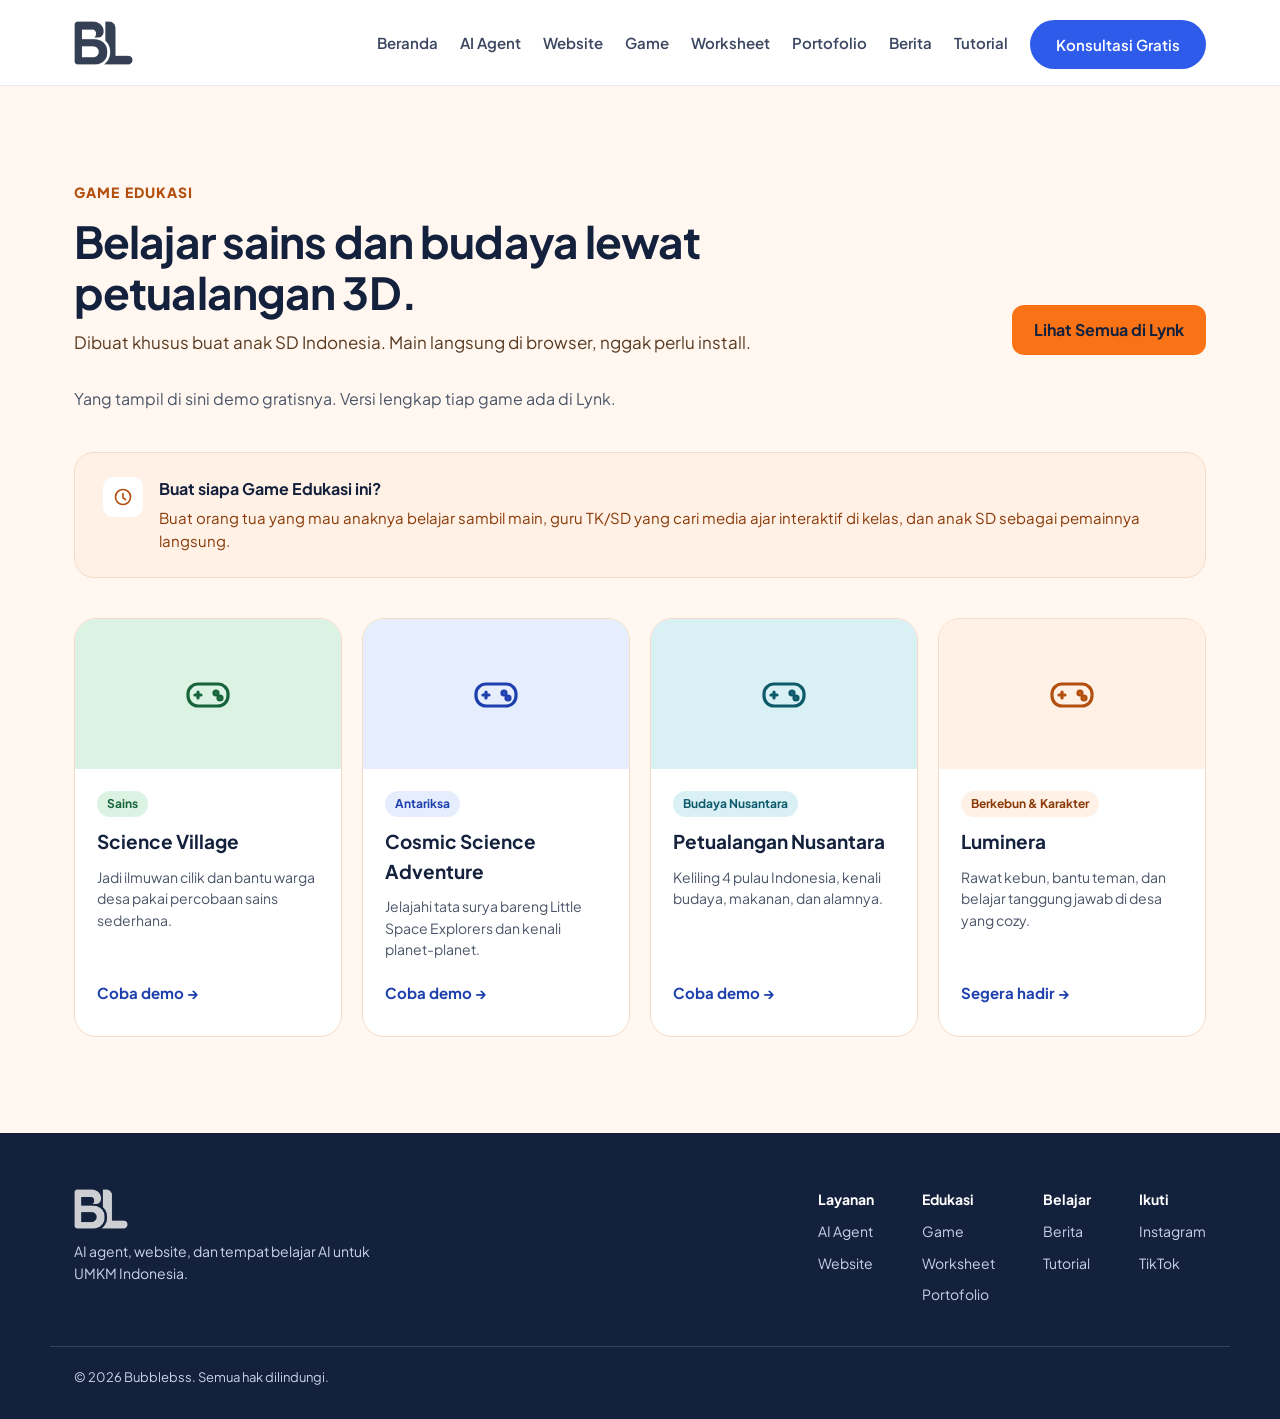
<file: game/index.html>
<!doctype html>
<html lang="id">
<head>
<meta charset="utf-8">
<title>Game Edukasi – Bubblebss</title>
<meta name="viewport" content="width=device-width, initial-scale=1">
<link rel="preconnect" href="https://fonts.googleapis.com">
<link rel="stylesheet" href="https://fonts.googleapis.com/css2?family=Plus+Jakarta+Sans:wght@400;500;600;700;800&display=swap">
<link rel="stylesheet" href="../style.css">
</head>
<body>

<header class="site-header">
<nav class="nav container">
<a href="/" class="nav-brand">
<img src="../assets/logo-bl.png" alt="Bubblebss" style="height:44px;width:auto;display:block">
</a>
<div class="nav-links">
<a href="/">Beranda</a>
<a href="/ai-agent/">AI Agent</a>
<a href="/website/">Website</a>
<a href="/game/">Game</a>
<a href="/worksheet/">Worksheet</a>
<a href="/portofolio/">Portofolio</a>
<a href="/berita/">Berita</a>
<a href="/tutorial/">Tutorial</a>
<a href="/#kontak" class="nav-cta">Konsultasi Gratis</a>
</div>
<button class="nav-toggle" id="nav-toggle" aria-label="Menu">&#8942;</button>
</nav>
</header>

<section class="game-section">
<div class="section">
<div class="section-head-row">
<div class="section-head">
<span class="eyebrow" style="color:#B4500F">Game Edukasi</span>
<h2 class="section-title">Belajar sains dan budaya lewat petualangan 3D.</h2>
<p class="section-lede" style="color:#5A3A20">Dibuat khusus buat anak SD Indonesia. Main langsung di browser, nggak perlu install.</p>
</div>
<a href="#" class="btn btn-sm btn-orange">Lihat Semua di Lynk</a>
</div>
<p class="muted" style="margin:-8px 0 0">Yang tampil di sini demo gratisnya. Versi lengkap tiap game ada di Lynk.</p>

<div class="target-note">
<span class="icon"><svg width="20" height="20" viewBox="0 0 24 24" fill="none" stroke="#B4500F" stroke-width="2" stroke-linecap="round" stroke-linejoin="round" aria-hidden="true"><circle cx="12" cy="12" r="9"></circle><path d="M12 8v5l3 2"></path></svg></span>
<p><strong>Buat siapa Game Edukasi ini?</strong>Buat orang tua yang mau anaknya belajar sambil main, guru TK/SD yang cari media ajar interaktif di kelas, dan anak SD sebagai pemainnya langsung.</p>
</div>

<div id="game-grid" class="game-grid">
<p class="empty-state">Memuat game…</p>
</div>
</div>
</section>

<footer class="site-footer">
<div class="footer-inner">
<div class="footer-brand">
<div class="footer-brand-row"><img src="../assets/logo-bl-white.png" alt="Bubblebss" style="height:40px;width:auto;display:block"></div>
<p>AI agent, website, dan tempat belajar AI untuk UMKM Indonesia.</p>
</div>
<div class="footer-cols">
<div class="footer-col"><strong>Layanan</strong><a href="/ai-agent/">AI Agent</a><a href="/website/">Website</a></div>
<div class="footer-col"><strong>Edukasi</strong><a href="/game/">Game</a><a href="/worksheet/">Worksheet</a><a href="/portofolio/">Portofolio</a></div>
<div class="footer-col"><strong>Belajar</strong><a href="/berita/">Berita</a><a href="/tutorial/">Tutorial</a></div>
<div class="footer-col"><strong>Ikuti</strong><a href="#" data-settings-href="instagram_url">Instagram</a><a href="#" data-settings-href="tiktok_url">TikTok</a></div>
</div>
</div>
<div class="footer-bottom">© 2026 Bubblebss. Semua hak dilindungi.</div>
</footer>

<script src="../assets/nav.js"></script>
<script src="../assets/settings.js"></script>
<script src="../assets/articles.js"></script>
<script>
(async function () {
  const thumbBg = { 'chip-green': '#DCF3E4', 'chip-blue': '#E6EDFD', 'chip-cyan': '#D9F0F5', 'chip-orange': '#FFF1E6' };
  const thumbStroke = { 'chip-green': '#17643A', 'chip-blue': '#1E3FAE', 'chip-cyan': '#0E5A6B', 'chip-orange': '#B4500F' };
  const grid = document.getElementById('game-grid');
  try {
    const items = await loadManifest('manifest.json');
    if (!items.length) {
      grid.innerHTML = '<p class="empty-state">Belum ada game.</p>';
      return;
    }
    grid.innerHTML = items.map(item => {
      const thumb = item.image
        ? `<img src="${item.image}" alt="${item.title}" style="width:100%;height:150px;object-fit:cover">`
        : `<div class="game-thumb" style="background:${thumbBg[item.chip] || '#E6EDFD'}">
             <svg width="48" height="48" viewBox="0 0 24 24" fill="none" stroke="${thumbStroke[item.chip] || '#1E3FAE'}" stroke-width="1.6" stroke-linecap="round" stroke-linejoin="round" aria-hidden="true"><rect x="2" y="7" width="20" height="11" rx="5"></rect><path d="M7 11v3M5.5 12.5h3"></path><circle cx="16" cy="11.5" r="1"></circle><circle cx="18" cy="14" r="1"></circle></svg>
           </div>`;
      return `
        <article class="game-card">
          ${thumb}
          <div class="game-body">
            <span class="chip ${item.chip || 'chip-blue'}">${item.category}</span>
            <h3>${item.title}</h3>
            <p>${item.excerpt}</p>
            <a href="${item.link || '#'}" class="game-link">${item.cta_label || 'Coba demo'} →</a>
          </div>
        </article>
      `;
    }).join('');
  } catch (e) {
    grid.innerHTML = '<p class="empty-state">Gagal memuat daftar game.</p>';
  }
})();
</script>
</body>
</html>
</file>
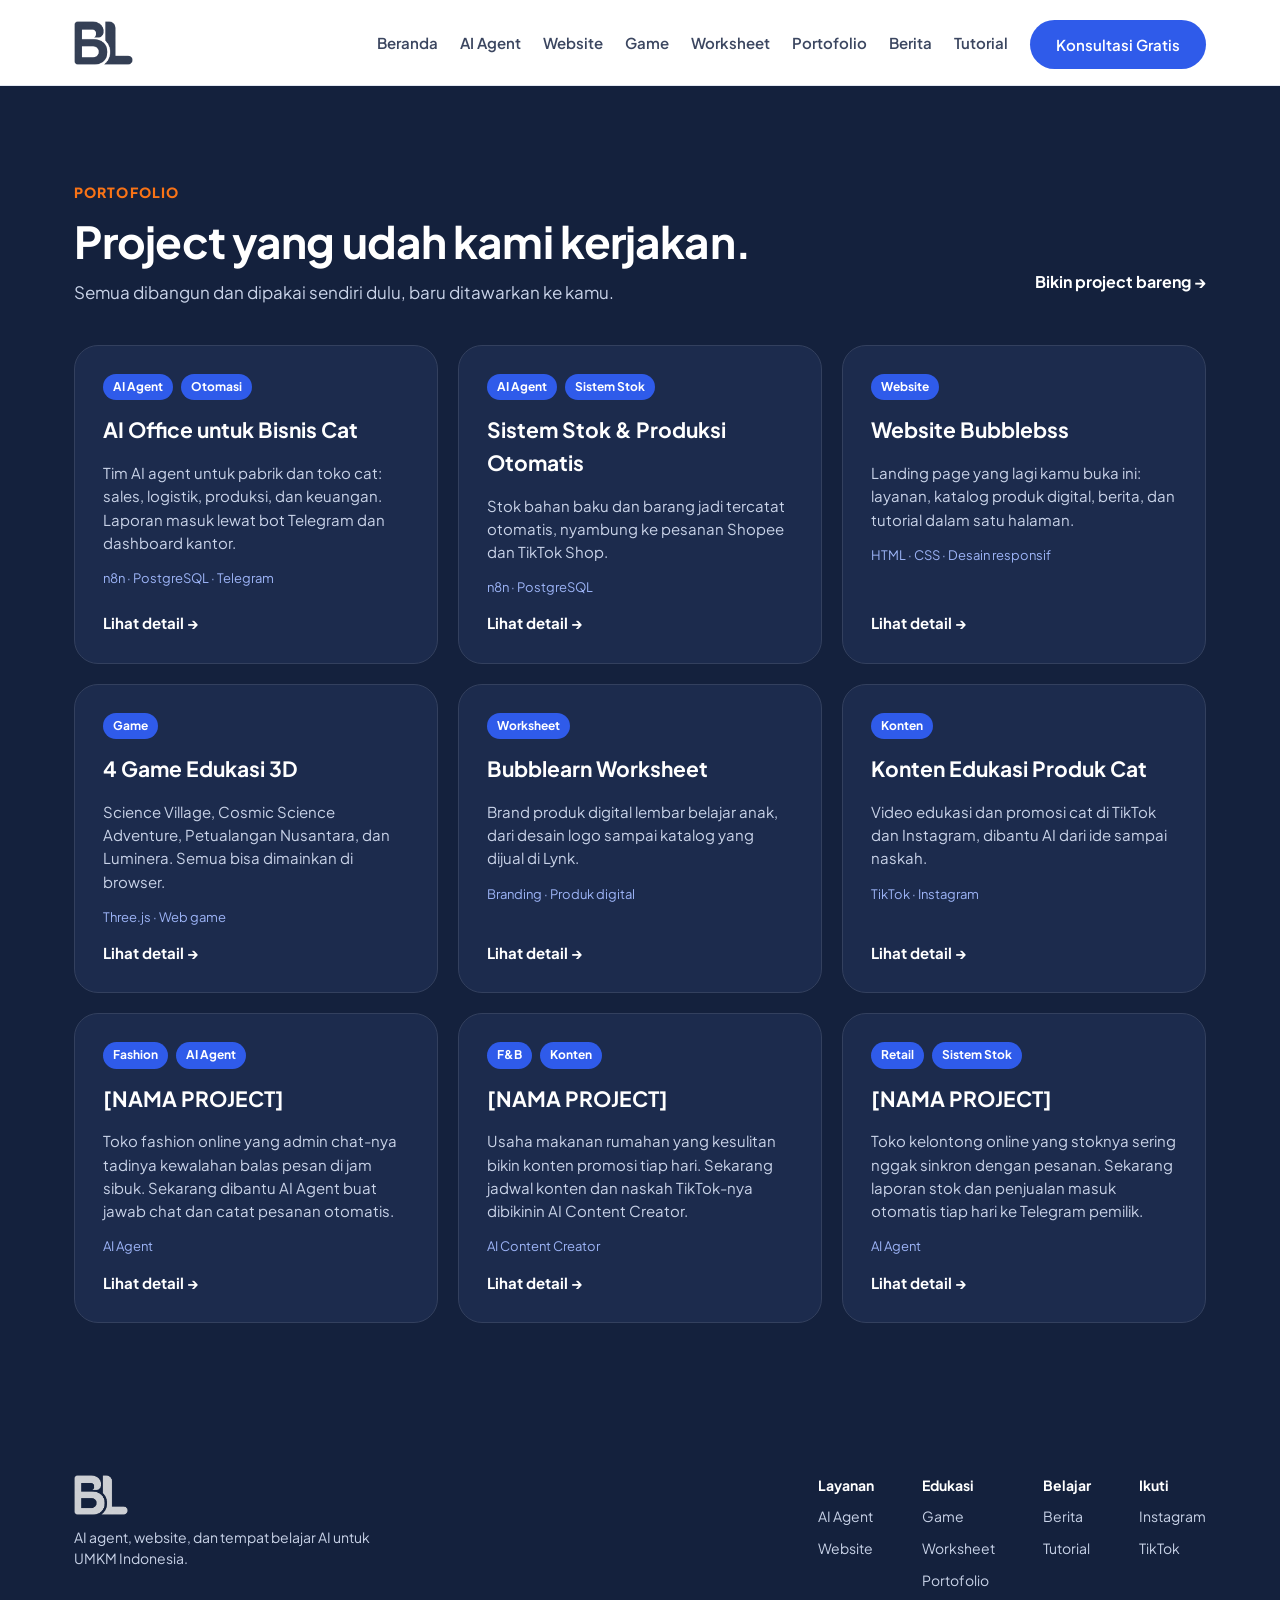
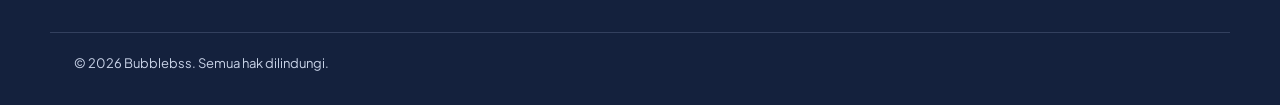
<file: portofolio/index.html>
<!doctype html>
<html lang="id">
<head>
<meta charset="utf-8">
<title>Portofolio – Bubblebss</title>
<meta name="viewport" content="width=device-width, initial-scale=1">
<link rel="preconnect" href="https://fonts.googleapis.com">
<link rel="stylesheet" href="https://fonts.googleapis.com/css2?family=Plus+Jakarta+Sans:wght@400;500;600;700;800&display=swap">
<link rel="stylesheet" href="../style.css">
</head>
<body>

<header class="site-header">
<nav class="nav container">
<a href="/" class="nav-brand">
<img src="../assets/logo-bl.png" alt="Bubblebss" style="height:44px;width:auto;display:block">
</a>
<div class="nav-links">
<a href="/">Beranda</a>
<a href="/ai-agent/">AI Agent</a>
<a href="/website/">Website</a>
<a href="/game/">Game</a>
<a href="/worksheet/">Worksheet</a>
<a href="/portofolio/">Portofolio</a>
<a href="/berita/">Berita</a>
<a href="/tutorial/">Tutorial</a>
<a href="/#kontak" class="nav-cta">Konsultasi Gratis</a>
</div>
<button class="nav-toggle" id="nav-toggle" aria-label="Menu">&#8942;</button>
</nav>
</header>

<section class="portofolio-section">
<div class="section">
<div class="section-head-row">
<div class="section-head">
<span class="eyebrow" style="color:#F97316">Portofolio</span>
<h2 class="section-title">Project yang udah kami kerjakan.</h2>
<p class="section-lede" style="color:#C9D3E8">Semua dibangun dan dipakai sendiri dulu, baru ditawarkan ke kamu.</p>
</div>
<a href="/#kontak" style="color:#FFFFFF;font-weight:700;padding:10px 0">Bikin project bareng →</a>
</div>
<div id="portofolio-grid" class="portofolio-grid">
<p class="empty-state">Memuat portofolio…</p>
</div>
</div>
</section>

<footer class="site-footer">
<div class="footer-inner">
<div class="footer-brand">
<div class="footer-brand-row"><img src="../assets/logo-bl-white.png" alt="Bubblebss" style="height:40px;width:auto;display:block"></div>
<p>AI agent, website, dan tempat belajar AI untuk UMKM Indonesia.</p>
</div>
<div class="footer-cols">
<div class="footer-col"><strong>Layanan</strong><a href="/ai-agent/">AI Agent</a><a href="/website/">Website</a></div>
<div class="footer-col"><strong>Edukasi</strong><a href="/game/">Game</a><a href="/worksheet/">Worksheet</a><a href="/portofolio/">Portofolio</a></div>
<div class="footer-col"><strong>Belajar</strong><a href="/berita/">Berita</a><a href="/tutorial/">Tutorial</a></div>
<div class="footer-col"><strong>Ikuti</strong><a href="#" data-settings-href="instagram_url">Instagram</a><a href="#" data-settings-href="tiktok_url">TikTok</a></div>
</div>
</div>
<div class="footer-bottom">© 2026 Bubblebss. Semua hak dilindungi.</div>
</footer>

<script src="../assets/nav.js"></script>
<script src="../assets/settings.js"></script>
<script src="../assets/articles.js"></script>
<script>
(async function () {
  const grid = document.getElementById('portofolio-grid');
  function renderPortofolioCard(item) {
    const tags = (item.tags || '').split(',').map(t => t.trim()).filter(Boolean)
      .map(t => `<span class="portofolio-tag">${t}</span>`).join('');
    return `
      <article class="portofolio-card">
        <div class="portofolio-tags">${tags}</div>
        <h3>${item.title}</h3>
        <p>${item.excerpt}</p>
        <span class="portofolio-tools">${item.tools}</span>
        <a href="${item.link || '#'}" class="portofolio-link">Lihat detail →</a>
      </article>`;
  }
  try {
    const items = await loadManifest('manifest.json');
    if (!items.length) { grid.innerHTML = '<p class="empty-state">Belum ada portofolio.</p>'; return; }
    grid.innerHTML = items.map(renderPortofolioCard).join('');
  } catch (e) {
    grid.innerHTML = '<p class="empty-state">Gagal memuat portofolio.</p>';
  }
})();
</script>
</body>
</html>
</file>
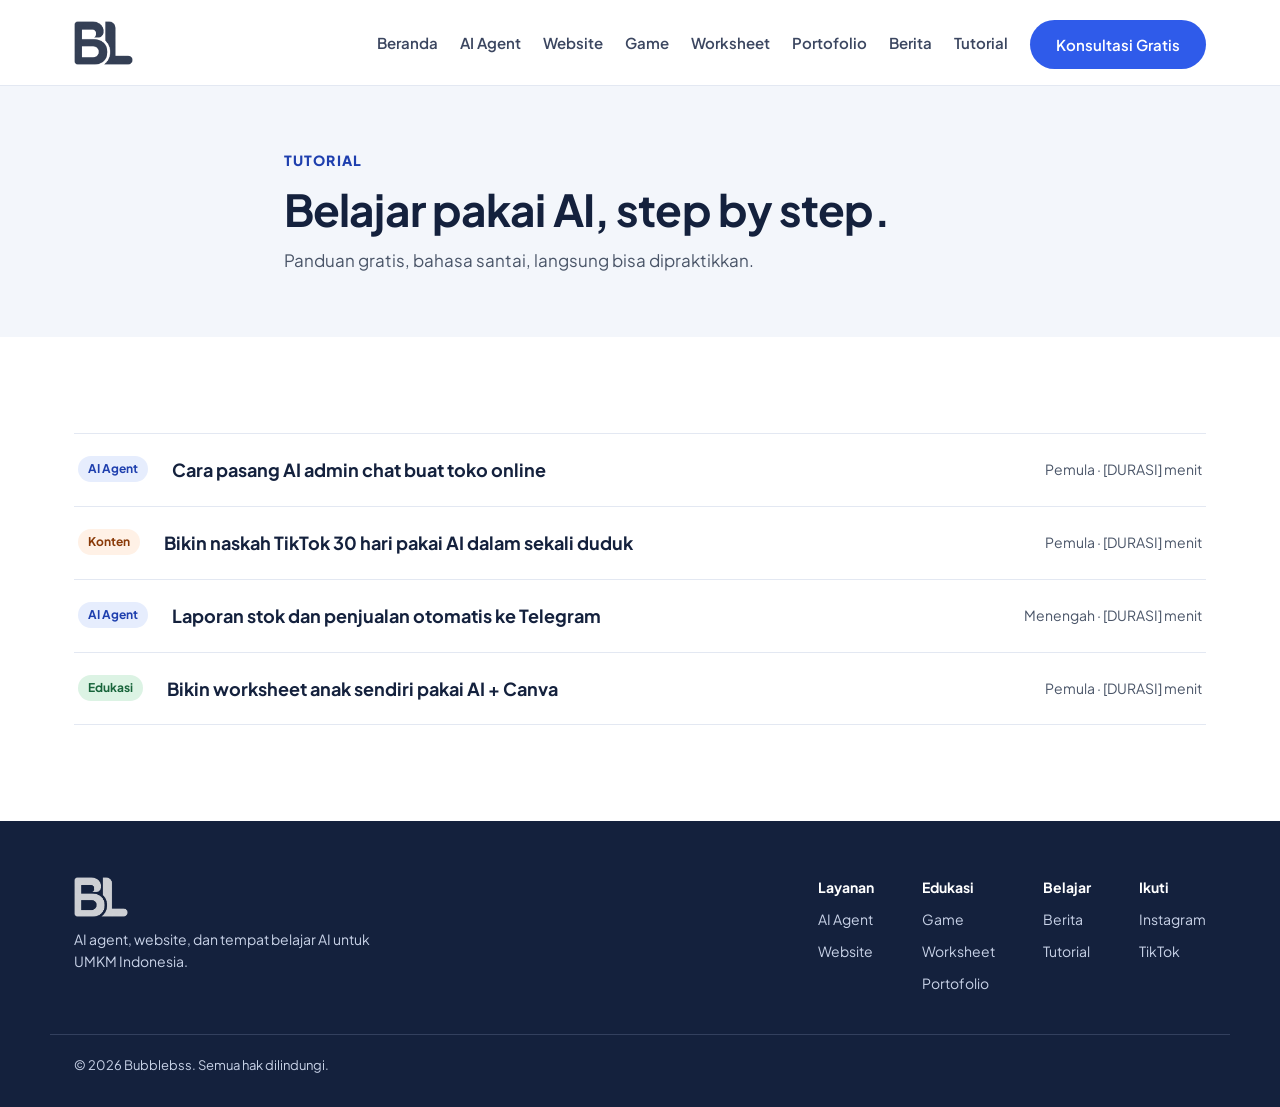
<file: tutorial/index.html>
<!doctype html>
<html lang="id">
<head>
<meta charset="utf-8">
<title>Tutorial – Bubblebss</title>
<meta name="viewport" content="width=device-width, initial-scale=1">
<link rel="preconnect" href="https://fonts.googleapis.com">
<link rel="stylesheet" href="https://fonts.googleapis.com/css2?family=Plus+Jakarta+Sans:wght@400;500;600;700;800&display=swap">
<link rel="stylesheet" href="../style.css">
</head>
<body>

<header class="site-header">
<nav class="nav container">
<a href="/" class="nav-brand">
<img src="../assets/logo-bl.png" alt="Bubblebss" style="height:44px;width:auto;display:block">
</a>
<div class="nav-links">
<a href="/">Beranda</a>
<a href="/ai-agent/">AI Agent</a>
<a href="/website/">Website</a>
<a href="/game/">Game</a>
<a href="/worksheet/">Worksheet</a>
<a href="/portofolio/">Portofolio</a>
<a href="/berita/">Berita</a>
<a href="/tutorial/">Tutorial</a>
<a href="/#kontak" class="nav-cta">Konsultasi Gratis</a>
</div>
<button class="nav-toggle" id="nav-toggle" aria-label="Menu">&#8942;</button>
</nav>
</header>

<section class="page-hero">
<div class="container">
<span class="eyebrow eyebrow-blue">Tutorial</span>
<h1 class="section-title">Belajar pakai AI, step by step.</h1>
<p class="section-lede">Panduan gratis, bahasa santai, langsung bisa dipraktikkan.</p>
</div>
</section>

<section class="section">
<div id="tutorial-list" class="tutorial-list">
<p class="empty-state">Memuat tutorial…</p>
</div>
</section>

<footer class="site-footer">
<div class="footer-inner">
<div class="footer-brand">
<div class="footer-brand-row"><img src="../assets/logo-bl-white.png" alt="Bubblebss" style="height:40px;width:auto;display:block"></div>
<p>AI agent, website, dan tempat belajar AI untuk UMKM Indonesia.</p>
</div>
<div class="footer-cols">
<div class="footer-col"><strong>Layanan</strong><a href="/ai-agent/">AI Agent</a><a href="/website/">Website</a></div>
<div class="footer-col"><strong>Edukasi</strong><a href="/game/">Game</a><a href="/worksheet/">Worksheet</a><a href="/portofolio/">Portofolio</a></div>
<div class="footer-col"><strong>Belajar</strong><a href="/berita/">Berita</a><a href="/tutorial/">Tutorial</a></div>
<div class="footer-col"><strong>Ikuti</strong><a href="#" data-settings-href="instagram_url">Instagram</a><a href="#" data-settings-href="tiktok_url">TikTok</a></div>
</div>
</div>
<div class="footer-bottom">© 2026 Bubblebss. Semua hak dilindungi.</div>
</footer>

<script src="../assets/nav.js"></script>
<script src="../assets/settings.js"></script>
<script src="../assets/articles.js"></script>
<script>
(async function () {
  const chipClass = { 'AI Agent': 'chip-blue', 'Konten': 'chip-orange', 'Edukasi': 'chip-green' };
  const list = document.getElementById('tutorial-list');
  try {
    const items = await loadManifest('manifest.json');
    if (!items.length) {
      list.innerHTML = '<p class="empty-state">Belum ada tutorial.</p>';
      return;
    }
    list.innerHTML = items.map(item => `
      <a class="tutorial-row" href="artikel.html?slug=${encodeURIComponent(item.slug)}">
        <span class="chip ${chipClass[item.category] || 'chip-blue'}">${item.category}</span>
        <strong>${item.title}</strong>
        <span class="meta">${item.level} · ${item.duration} menit</span>
      </a>
    `).join('');
  } catch (e) {
    list.innerHTML = '<p class="empty-state">Gagal memuat daftar tutorial.</p>';
  }
})();
</script>
</body>
</html>
</file>
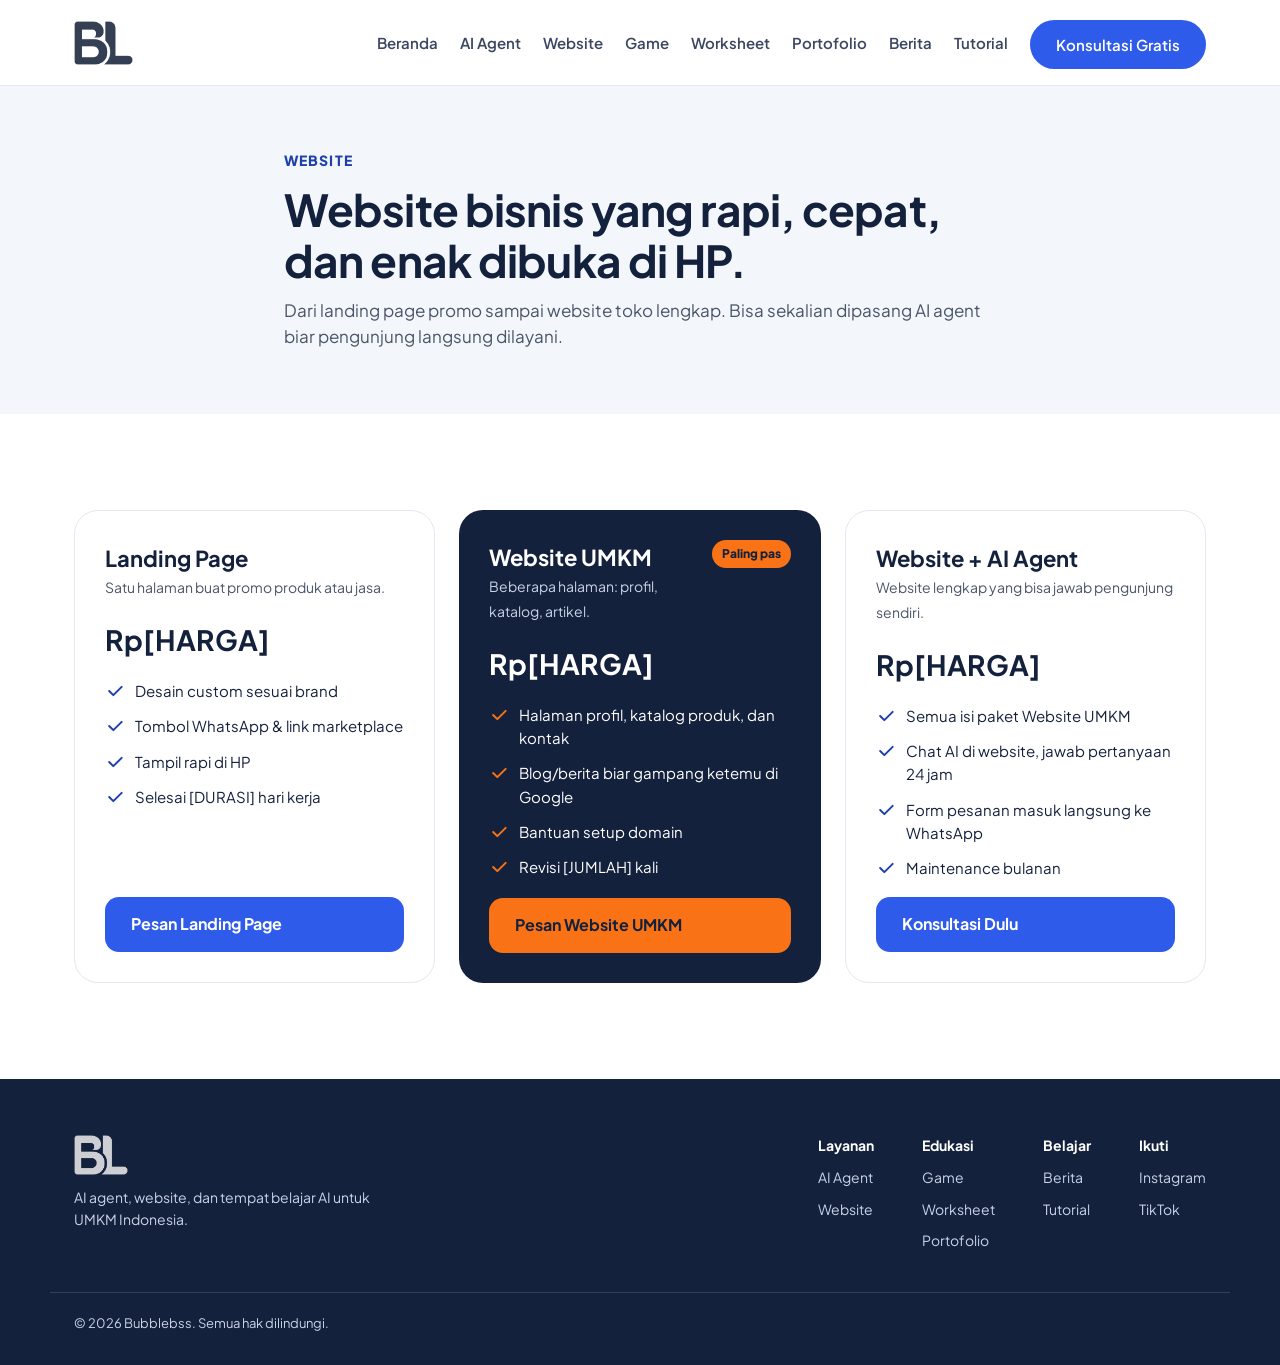
<file: website/index.html>
<!doctype html>
<html lang="id">
<head>
<meta charset="utf-8">
<title>Website – Bubblebss</title>
<meta name="viewport" content="width=device-width, initial-scale=1">
<link rel="preconnect" href="https://fonts.googleapis.com">
<link rel="stylesheet" href="https://fonts.googleapis.com/css2?family=Plus+Jakarta+Sans:wght@400;500;600;700;800&display=swap">
<link rel="stylesheet" href="../style.css">
</head>
<body>

<header class="site-header">
<nav class="nav container">
<a href="/" class="nav-brand">
<img src="../assets/logo-bl.png" alt="Bubblebss" style="height:44px;width:auto;display:block">
</a>
<div class="nav-links">
<a href="/">Beranda</a>
<a href="/ai-agent/">AI Agent</a>
<a href="/website/">Website</a>
<a href="/game/">Game</a>
<a href="/worksheet/">Worksheet</a>
<a href="/portofolio/">Portofolio</a>
<a href="/berita/">Berita</a>
<a href="/tutorial/">Tutorial</a>
<a href="/#kontak" class="nav-cta">Konsultasi Gratis</a>
</div>
<button class="nav-toggle" id="nav-toggle" aria-label="Menu">&#8942;</button>
</nav>
</header>

<section class="page-hero">
<div class="container">
<span class="eyebrow eyebrow-blue">Website</span>
<h1 class="section-title">Website bisnis yang rapi, cepat, dan enak dibuka di HP.</h1>
<p class="section-lede">Dari landing page promo sampai website toko lengkap. Bisa sekalian dipasang AI agent biar pengunjung langsung dilayani.</p>
</div>
</section>

<section class="section">
<div id="website-grid" class="agent-grid">
<p class="empty-state">Memuat paket Website…</p>
</div>
</section>

<footer class="site-footer">
<div class="footer-inner">
<div class="footer-brand">
<div class="footer-brand-row"><img src="../assets/logo-bl-white.png" alt="Bubblebss" style="height:40px;width:auto;display:block"></div>
<p>AI agent, website, dan tempat belajar AI untuk UMKM Indonesia.</p>
</div>
<div class="footer-cols">
<div class="footer-col"><strong>Layanan</strong><a href="/ai-agent/">AI Agent</a><a href="/website/">Website</a></div>
<div class="footer-col"><strong>Edukasi</strong><a href="/game/">Game</a><a href="/worksheet/">Worksheet</a><a href="/portofolio/">Portofolio</a></div>
<div class="footer-col"><strong>Belajar</strong><a href="/berita/">Berita</a><a href="/tutorial/">Tutorial</a></div>
<div class="footer-col"><strong>Ikuti</strong><a href="#" data-settings-href="instagram_url">Instagram</a><a href="#" data-settings-href="tiktok_url">TikTok</a></div>
</div>
</div>
<div class="footer-bottom">© 2026 Bubblebss. Semua hak dilindungi.</div>
</footer>

<script src="../assets/nav.js"></script>
<script src="../assets/settings.js"></script>
<script src="../assets/articles.js"></script>
<script>
(async function () {
  const grid = document.getElementById('website-grid');
  function renderWebsiteCard(item) {
    const isNavy = item.style === 'navy';
    const cardClass = isNavy ? 'website-card website-card-navy' : 'website-card website-card-white';
    const checkStroke = isNavy ? '#F97316' : '#1E3FAE';
    const btnClass = isNavy ? 'btn btn-orange' : 'btn btn-primary';
    const features = (item.features || []).map(f => `<li><svg width="20" height="20" viewBox="0 0 24 24" fill="none" stroke="${checkStroke}" stroke-width="2.4" stroke-linecap="round" stroke-linejoin="round" aria-hidden="true"><path d="M5 12l5 5L20 7"></path></svg>${f}</li>`).join('');
    const badge = item.badge ? `<span class="website-badge">${item.badge}</span>` : '';
    return `
      <div class="${cardClass}">
        <div class="website-head">
          <div><h3>${item.title}</h3><span class="website-sub">${item.excerpt}</span></div>
          ${badge}
        </div>
        <strong class="website-price">Rp${item.price}</strong>
        <ul class="agent-list">${features}</ul>
        <a href="/#kontak" class="${btnClass}" style="margin-top:auto">${item.cta_label}</a>
      </div>`;
  }
  try {
    const items = await loadManifest('manifest.json');
    if (!items.length) { grid.innerHTML = '<p class="empty-state">Belum ada paket Website.</p>'; return; }
    grid.innerHTML = items.map(renderWebsiteCard).join('');
  } catch (e) {
    grid.innerHTML = '<p class="empty-state">Gagal memuat Website.</p>';
  }
})();
</script>
</body>
</html>
</file>
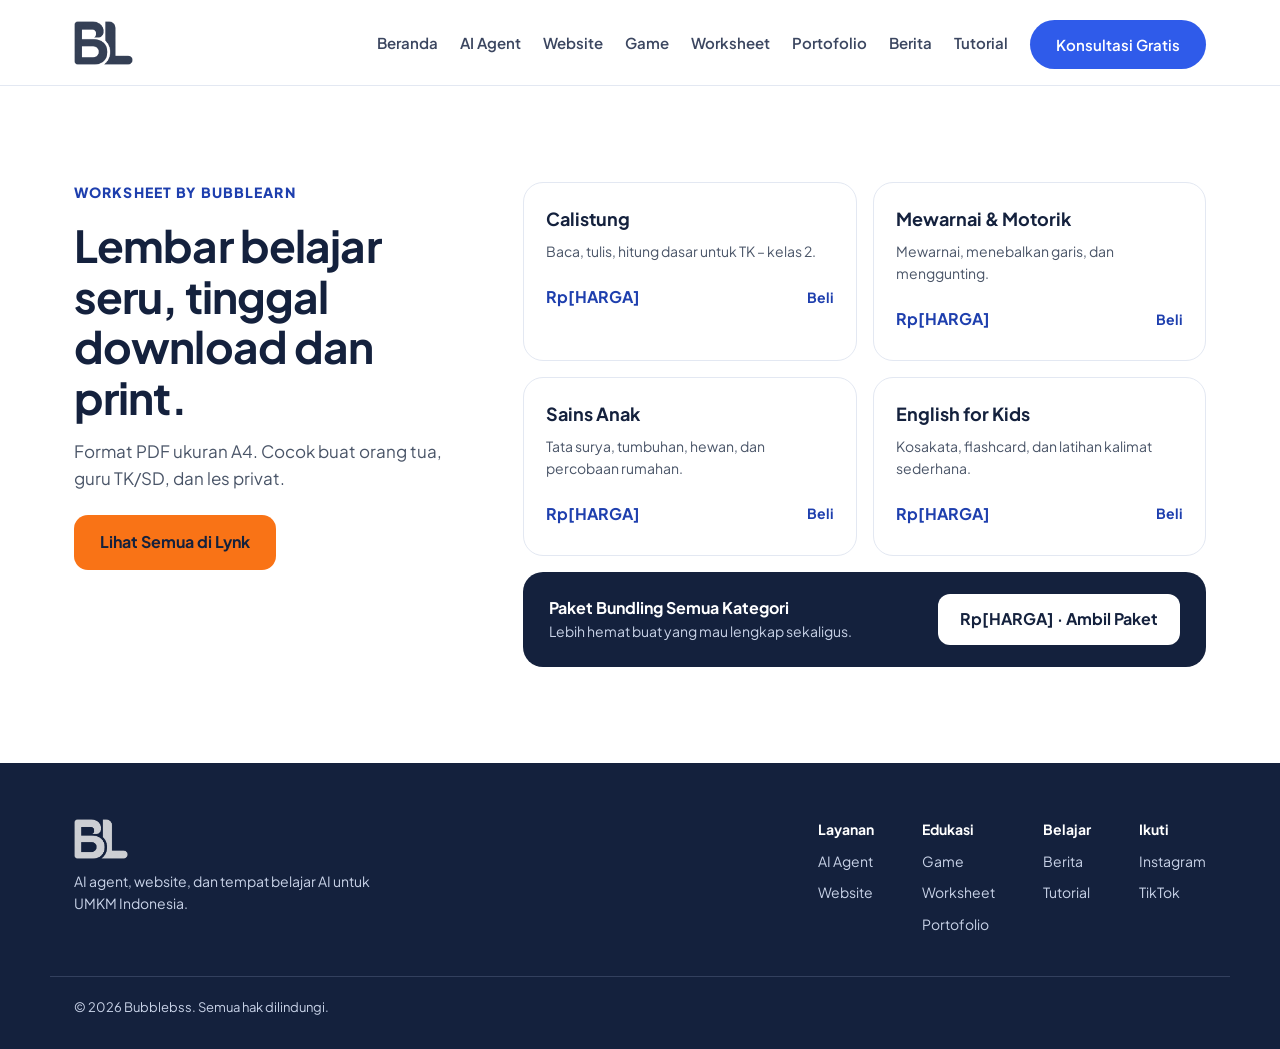
<file: worksheet/index.html>
<!doctype html>
<html lang="id">
<head>
<meta charset="utf-8">
<title>Worksheet Anak – Bubblebss</title>
<meta name="viewport" content="width=device-width, initial-scale=1">
<link rel="preconnect" href="https://fonts.googleapis.com">
<link rel="stylesheet" href="https://fonts.googleapis.com/css2?family=Plus+Jakarta+Sans:wght@400;500;600;700;800&display=swap">
<link rel="stylesheet" href="../style.css">
</head>
<body>

<header class="site-header">
<nav class="nav container">
<a href="/" class="nav-brand">
<img src="../assets/logo-bl.png" alt="Bubblebss" style="height:44px;width:auto;display:block">
</a>
<div class="nav-links">
<a href="/">Beranda</a>
<a href="/ai-agent/">AI Agent</a>
<a href="/website/">Website</a>
<a href="/game/">Game</a>
<a href="/worksheet/">Worksheet</a>
<a href="/portofolio/">Portofolio</a>
<a href="/berita/">Berita</a>
<a href="/tutorial/">Tutorial</a>
<a href="/#kontak" class="nav-cta">Konsultasi Gratis</a>
</div>
<button class="nav-toggle" id="nav-toggle" aria-label="Menu">&#8942;</button>
</nav>
</header>

<section class="section">
<div class="worksheet-section">
<div class="worksheet-copy">
<span class="eyebrow eyebrow-blue">Worksheet by Bubblearn</span>
<h2 class="section-title">Lembar belajar seru, tinggal download dan print.</h2>
<p class="section-lede">Format PDF ukuran A4. Cocok buat orang tua, guru TK/SD, dan les privat.</p>
<a href="#" class="btn btn-orange" style="align-self:flex-start;margin-top:8px">Lihat Semua di Lynk</a>
</div>
<div id="worksheet-grid" class="worksheet-grid">
<p class="empty-state">Memuat worksheet…</p>
</div>
</div>
</section>

<footer class="site-footer">
<div class="footer-inner">
<div class="footer-brand">
<div class="footer-brand-row"><img src="../assets/logo-bl-white.png" alt="Bubblebss" style="height:40px;width:auto;display:block"></div>
<p>AI agent, website, dan tempat belajar AI untuk UMKM Indonesia.</p>
</div>
<div class="footer-cols">
<div class="footer-col"><strong>Layanan</strong><a href="/ai-agent/">AI Agent</a><a href="/website/">Website</a></div>
<div class="footer-col"><strong>Edukasi</strong><a href="/game/">Game</a><a href="/worksheet/">Worksheet</a><a href="/portofolio/">Portofolio</a></div>
<div class="footer-col"><strong>Belajar</strong><a href="/berita/">Berita</a><a href="/tutorial/">Tutorial</a></div>
<div class="footer-col"><strong>Ikuti</strong><a href="#" data-settings-href="instagram_url">Instagram</a><a href="#" data-settings-href="tiktok_url">TikTok</a></div>
</div>
</div>
<div class="footer-bottom">© 2026 Bubblebss. Semua hak dilindungi.</div>
</footer>

<script src="../assets/nav.js"></script>
<script src="../assets/settings.js"></script>
<script src="../assets/articles.js"></script>
<script>
(async function () {
  const grid = document.getElementById('worksheet-grid');
  try {
    const items = await loadManifest('manifest.json');
    const cards = items.map(item => `
      <div class="worksheet-card">
        ${item.image ? `<img src="${item.image}" alt="${item.title}" style="width:100%;border-radius:12px;margin-bottom:4px">` : ''}
        <strong class="title">${item.title}</strong>
        <span class="desc">${item.excerpt}</span>
        <div class="worksheet-price-row"><strong>Rp${item.price}</strong><a href="${item.link || '#'}">Beli</a></div>
      </div>
    `).join('');
    const bundle = `
      <div class="worksheet-bundle">
        <div><strong>Paket Bundling Semua Kategori</strong><div class="label">Lebih hemat buat yang mau lengkap sekaligus.</div></div>
        <a href="#" class="btn btn-sm btn-white">Rp[HARGA] · Ambil Paket</a>
      </div>
    `;
    grid.innerHTML = cards + bundle;
  } catch (e) {
    grid.innerHTML = '<p class="empty-state">Gagal memuat daftar worksheet.</p>';
  }
})();
</script>
</body>
</html>
</file>
<file: style.css>
:root{
  --blue:#2F5BEA;
  --blue-dark:#1E3FAE;
  --navy:#14213D;
  --navy-2:#33405E;
  --navy-text:#3B4660;
  --orange:#F97316;
  --orange-dark:#B4500F;
  --orange-darker:#8A3A08;
  --brown:#5A3A20;
  --bg-blue:#F3F6FB;
  --bg-orange:#FFF7F0;
  --border:#E3E8F2;
  --border-orange:#F3DCC8;
  --border-blue2:#D5DEF0;
  --gray:#4A5568;
  --ink-soft:#C9D3E8;
  --chip-blue-bg:#E6EDFD;
  --chip-orange-bg:#FFF1E6;
  --chip-green-bg:#DCF3E4;
  --chip-green-text:#17643A;
  --chip-cyan-bg:#D9F0F5;
  --chip-cyan-text:#0E5A6B;
  --lilac:#9DB4F7;
}

*{box-sizing:border-box}
html{scroll-behavior:smooth}
body{
  margin:0;
  background:#FFFFFF;
  color:var(--navy);
  font-family:'Plus Jakarta Sans',system-ui,sans-serif;
  line-height:1.55;
}
a{color:var(--blue-dark);text-decoration:none}
a:hover{color:var(--navy)}
img{max-width:100%}
ul{margin:0;padding:0;list-style:none}

.container{max-width:1180px;margin:0 auto;padding:0 24px}

/* NAV */
.site-header{border-bottom:1px solid var(--border);background:#FFFFFF}
.nav{position:relative;display:flex;flex-wrap:wrap;align-items:center;justify-content:space-between;gap:16px;padding:16px 24px}
.nav-brand{display:flex;align-items:center;gap:10px;color:var(--navy)}
.nav-brand strong{font-weight:800;font-size:22px;letter-spacing:-0.02em}
.nav-links{display:flex;flex-wrap:wrap;align-items:center;gap:16px 22px;font-size:15px;font-weight:600}
.nav-links a{color:var(--navy-text);padding:10px 0}
.nav-links a.nav-cta{background:var(--blue);color:#FFFFFF !important;padding:13px 26px;border-radius:999px;margin-top:4px}
.nav-toggle{display:none;background:none;border:none;font-size:26px;line-height:1;color:var(--navy);cursor:pointer;padding:8px 10px}

@media (max-width:760px){
  .nav-toggle{display:block}
  .nav-links{display:none;position:absolute;top:100%;left:24px;right:24px;flex-direction:column;align-items:stretch;width:auto;gap:0;margin-top:8px;background:#FFFFFF;border:1px solid var(--border);border-radius:16px;padding:4px 16px;box-shadow:0 8px 24px rgba(20,33,61,0.08);z-index:20}
  .nav-links.open{display:flex}
  .nav-links a{padding:14px 0;border-bottom:1px solid var(--border)}
  .nav-links a:last-of-type{border-bottom:none}
  .nav-links a.nav-cta{margin:12px 0;align-self:stretch;text-align:center;border-bottom:none}
}

/* BUTTONS */
.btn{display:inline-block;font-weight:700;font-size:16px;padding:15px 26px;border-radius:14px;text-decoration:none}
.btn-primary{background:var(--blue);color:#FFFFFF !important}
.btn-outline{background:#FFFFFF;color:var(--navy) !important;border:1.5px solid var(--navy);padding:14px 26px}
.btn-orange{background:var(--orange);color:var(--navy) !important}
.btn-white{background:#FFFFFF;color:var(--navy) !important}
.btn-outline-white{border:1.5px solid #FFFFFF;color:#FFFFFF !important;padding:14px 24px}
.btn-sm{padding:13px 22px;border-radius:12px;font-weight:700}

/* SECTION HEADINGS */
.eyebrow{font-size:14px;font-weight:800;letter-spacing:.08em;text-transform:uppercase}
.eyebrow-blue{color:var(--blue-dark)}
.eyebrow-orange{color:var(--orange-dark)}
h1,h2,h3{margin:0}
.section-title{font-size:clamp(30px,3.6vw,44px);line-height:1.15;letter-spacing:-.02em}
.section-lede{margin:0;font-size:17px;color:var(--gray)}

/* HERO */
.hero{background:var(--bg-blue)}
.hero-inner{padding:88px 24px 96px;display:flex;flex-wrap:wrap;align-items:center;gap:56px;max-width:1180px;margin:0 auto}
.hero-copy{flex:1 1 480px;min-width:0;display:flex;flex-direction:column;gap:24px}
.hero-badge{align-self:flex-start;background:#FFFFFF;border:1px solid var(--border-blue2);color:var(--blue-dark);font-size:14px;font-weight:700;padding:8px 14px;border-radius:999px}
.hero-title{font-size:clamp(36px,5vw,60px);line-height:1.08;font-weight:800;letter-spacing:-.03em}
.hero-desc{margin:0;font-size:19px;color:var(--navy-text);max-width:560px}
.hero-actions{display:flex;flex-wrap:wrap;gap:12px}
.hero-grid{flex:1 1 380px;min-width:0;display:grid;grid-template-columns:repeat(2,minmax(0,1fr));gap:16px}
.hero-card{border-radius:22px;padding:24px;display:flex;flex-direction:column;gap:10px}
.hero-card.offset{margin-top:0}
.hero-card-white{background:#FFFFFF;border:1px solid var(--border)}
.hero-card-navy{background:var(--navy);color:#FFFFFF}
.hero-card-orange{background:var(--chip-orange-bg)}
.hero-icon{width:44px;height:44px;border-radius:12px;display:flex;align-items:center;justify-content:center}
.hero-card strong{font-size:17px}
.hero-card span.desc{font-size:14px;color:var(--gray)}

/* GENERIC SECTION */
.section{max-width:1180px;margin:0 auto;padding:96px 24px;display:flex;flex-direction:column;gap:40px}
.section-head{display:flex;flex-direction:column;gap:12px;max-width:680px}
.section-head-row{display:flex;flex-wrap:wrap;justify-content:space-between;align-items:flex-end;gap:16px}

/* AI AGENT CARDS */
.agent-grid{display:grid;grid-template-columns:repeat(auto-fit,minmax(320px,1fr));gap:24px}
.agent-card{border-radius:26px;padding:36px;display:flex;flex-direction:column;gap:20px}
.agent-card-white{border:1px solid var(--border);background:#FFFFFF}
.agent-card-navy{background:var(--navy);color:#FFFFFF}
.agent-head{display:flex;align-items:center;gap:14px}
.agent-icon{width:52px;height:52px;border-radius:14px;display:flex;align-items:center;justify-content:center}
.agent-card h3{font-size:26px}
.agent-card p.desc{margin:0;font-size:16px}
.agent-card-white p.desc{color:var(--gray)}
.agent-card-navy p.desc{color:var(--ink-soft)}
.agent-list{display:flex;flex-direction:column;gap:12px;font-size:15px}
.agent-list li{display:flex;gap:10px;align-items:flex-start}
.agent-list svg{flex:none;margin-top:2px}
.agent-footer{display:flex;flex-wrap:wrap;align-items:center;justify-content:space-between;gap:16px;padding-top:20px;margin-top:auto;border-top:1px solid var(--border)}
.agent-card-navy .agent-footer{border-top:1px solid var(--navy-2)}
.agent-footer .price-label{font-size:13px;color:var(--gray)}
.agent-card-navy .price-label{color:var(--ink-soft)}
.agent-footer strong{font-size:24px}

.howto{background:var(--bg-blue);border-radius:22px;padding:28px 32px;display:flex;flex-direction:column;gap:18px}
.howto-title{font-size:18px}
.howto-grid{display:grid;grid-template-columns:repeat(auto-fit,minmax(220px,1fr));gap:20px}
.howto-step{display:flex;gap:14px;align-items:flex-start}
.howto-num{flex:none;width:36px;height:36px;border-radius:999px;background:var(--blue);color:#FFFFFF;font-weight:800;display:flex;align-items:center;justify-content:center}
.howto-step .label{font-size:14px;color:var(--gray)}

.target-note{background:var(--chip-orange-bg);border:1px solid var(--border-orange);border-radius:20px;padding:24px 28px;display:flex;gap:16px;align-items:flex-start}
.target-note .icon{flex:none;width:40px;height:40px;border-radius:10px;background:#FFFFFF;display:flex;align-items:center;justify-content:center}
.target-note p{margin:0;font-size:15px;color:var(--orange-darker)}
.target-note strong{display:block;margin-bottom:4px;font-size:16px;color:var(--navy)}

/* GAME */
.game-section{background:var(--bg-orange)}
.game-grid{display:grid;grid-template-columns:repeat(auto-fit,minmax(250px,1fr));gap:20px}
.game-card{background:#FFFFFF;border-radius:22px;overflow:hidden;display:flex;flex-direction:column;border:1px solid var(--border-orange)}
.game-thumb{height:150px;display:flex;align-items:center;justify-content:center}
.game-body{padding:22px;display:flex;flex-direction:column;gap:10px;flex:1}
.chip{align-self:flex-start;font-size:12px;font-weight:700;padding:4px 10px;border-radius:999px}
.chip-green{background:var(--chip-green-bg);color:var(--chip-green-text)}
.chip-blue{background:var(--chip-blue-bg);color:var(--blue-dark)}
.chip-cyan{background:var(--chip-cyan-bg);color:var(--chip-cyan-text)}
.chip-orange{background:var(--chip-orange-bg);color:var(--orange-darker)}
.game-card h3{font-size:19px}
.game-card p{margin:0;font-size:14px;color:var(--gray)}
.game-link{margin-top:auto;font-weight:700;font-size:15px;padding:10px 0}

/* WORKSHEET */
.worksheet-section{display:flex;flex-wrap:wrap;gap:48px;align-items:flex-start}
.worksheet-copy{flex:1 1 340px;min-width:0;display:flex;flex-direction:column;gap:16px}
.worksheet-grid{flex:2 1 560px;min-width:0;display:grid;grid-template-columns:repeat(auto-fit,minmax(240px,1fr));gap:16px}
.worksheet-card{border:1px solid var(--border);border-radius:20px;padding:22px;display:flex;flex-direction:column;gap:8px}
.worksheet-card strong.title{font-size:18px}
.worksheet-card span.desc{font-size:14px;color:var(--gray)}
.worksheet-price-row{display:flex;justify-content:space-between;align-items:center;margin-top:8px}
.worksheet-price-row strong{color:var(--blue-dark)}
.worksheet-price-row a{font-weight:700;font-size:14px;padding:8px 0}
.worksheet-bundle{grid-column:1/-1;background:var(--navy);color:#FFFFFF;border-radius:20px;padding:22px 26px;display:flex;flex-wrap:wrap;justify-content:space-between;align-items:center;gap:14px}
.worksheet-bundle .label{font-size:14px;color:var(--ink-soft)}

/* PROJECT */
.project-grid{display:grid;grid-template-columns:repeat(auto-fit,minmax(280px,1fr));gap:20px}
.project-card{background:#FFFFFF;border:1px solid var(--border);border-radius:22px;padding:26px;display:flex;flex-direction:column;gap:14px}
.project-card h3{font-size:20px;line-height:1.3}
.project-card p{margin:0;font-size:15px;color:var(--gray)}
.project-stats{display:flex;gap:20px;border-top:1px solid var(--border);padding-top:16px;margin-top:auto}
.project-stat{display:flex;flex-direction:column;gap:2px}
.project-stat strong{font-size:18px;color:var(--blue-dark)}
.project-stat span{font-size:12px;color:var(--gray)}

/* BERITA / TUTORIAL teaser + list */
.berita-section{background:var(--bg-blue)}
.news-grid{display:grid;grid-template-columns:repeat(auto-fit,minmax(280px,1fr));gap:20px}
.news-card{background:#FFFFFF;border-radius:22px;padding:26px;display:flex;flex-direction:column;gap:12px}
.news-meta{display:flex;gap:10px;font-size:13px;color:var(--gray)}
.news-meta .cat{font-weight:700}
.news-card h3{font-size:20px;line-height:1.3}
.news-card p{margin:0;font-size:15px;color:var(--gray)}
.news-card .read-more{margin-top:auto;font-weight:700;font-size:15px;padding:8px 0}

.tutorial-list{display:flex;flex-direction:column;border-top:1px solid var(--border)}
.tutorial-row{text-decoration:none;color:var(--navy);display:flex;flex-wrap:wrap;align-items:center;gap:12px 24px;padding:22px 4px;border-bottom:1px solid var(--border)}
.tutorial-row strong{flex:1 1 320px;font-size:18px}
.tutorial-row .meta{font-size:14px;color:var(--gray)}

/* CTA */
.cta-wrap{max-width:1180px;margin:0 auto;padding:0 24px 96px}
.cta-box{background:var(--blue);color:#FFFFFF;border-radius:30px;padding:56px 40px;display:flex;flex-wrap:wrap;align-items:center;justify-content:space-between;gap:28px}
.cta-copy{flex:1 1 420px;min-width:0;display:flex;flex-direction:column;gap:12px}
.cta-copy h2{font-size:clamp(28px,3.2vw,40px);line-height:1.15;letter-spacing:-.02em}
.cta-copy p{margin:0;font-size:17px;color:var(--chip-blue-bg)}
.cta-actions{display:flex;flex-wrap:wrap;gap:12px}

/* FOOTER */
.site-footer{background:var(--navy);color:var(--ink-soft)}
.footer-inner{max-width:1180px;margin:0 auto;padding:56px 24px 40px;display:flex;flex-wrap:wrap;justify-content:space-between;gap:32px}
.footer-brand{flex:1 1 280px;display:flex;flex-direction:column;gap:12px}
.footer-brand-row{display:flex;align-items:center;gap:10px;color:#FFFFFF}
.footer-brand-row strong{font-size:20px}
.footer-brand p{margin:0;font-size:14px;max-width:320px}
.footer-cols{display:flex;flex-wrap:wrap;gap:48px;font-size:14px}
.footer-col{display:flex;flex-direction:column;gap:10px}
.footer-col strong{color:#FFFFFF}
.footer-col a{color:var(--ink-soft)}
.footer-bottom{max-width:1180px;margin:0 auto;padding:20px 24px 32px;border-top:1px solid var(--navy-2);font-size:13px}

/* SIMPLE PAGE HEADER (berita/tutorial/game/worksheet pages) */
.page-hero{background:var(--bg-blue);padding:64px 24px;text-align:left}
.page-hero .container{display:flex;flex-direction:column;gap:12px;max-width:760px}

/* ARTICLE DETAIL */
.article-wrap{max-width:720px;margin:0 auto;padding:64px 24px 96px}
.article-meta{display:flex;gap:10px;font-size:13px;color:var(--gray);margin-bottom:12px}
.article-wrap h1{font-size:clamp(28px,4vw,42px);line-height:1.2;letter-spacing:-.02em;margin-bottom:24px}
.article-body{font-size:17px;color:#1F2937}
.article-body h2{margin-top:36px;font-size:24px}
.article-body h3{margin-top:28px;font-size:20px}
.article-body p{margin:16px 0}
.article-body ul,.article-body ol{margin:16px 0;padding-left:22px}
.article-body img{border-radius:16px}
.back-link{display:inline-block;margin-bottom:24px;font-weight:700}

/* UTIL */
.muted{color:var(--gray)}
.empty-state{padding:40px 0;color:var(--gray)}

/* WEBSITE PRICING */
.website-card{border-radius:24px;padding:30px;display:flex;flex-direction:column;gap:18px}
.website-card-white{background:#FFFFFF;border:1px solid var(--border)}
.website-card-navy{background:var(--navy);color:#FFFFFF}
.website-head{display:flex;justify-content:space-between;align-items:flex-start;gap:10px}
.website-head h3{margin:0;font-size:22px}
.website-sub{font-size:14px;color:var(--gray)}
.website-card-navy .website-sub{color:var(--ink-soft)}
.website-badge{flex:none;background:var(--orange);color:var(--navy);font-weight:800;padding:5px 10px;border-radius:999px;font-size:12px}
.website-price{font-size:28px}

/* PORTOFOLIO */
.portofolio-section{background:var(--navy);color:#FFFFFF}
.portofolio-grid{display:grid;grid-template-columns:repeat(auto-fit,minmax(300px,1fr));gap:20px}
.portofolio-card{background:#1C2B4D;border:1px solid var(--navy-2);border-radius:24px;padding:28px;display:flex;flex-direction:column;gap:14px}
.portofolio-tags{display:flex;flex-wrap:wrap;gap:8px}
.portofolio-tag{background:var(--blue);color:#FFFFFF;font-size:12px;font-weight:700;padding:4px 10px;border-radius:999px}
.portofolio-card h3{margin:0;font-size:21px}
.portofolio-card p{margin:0;font-size:15px;color:var(--ink-soft)}
.portofolio-tools{font-size:13px;color:var(--lilac)}
.portofolio-link{margin-top:auto;font-weight:700;font-size:15px;color:#FFFFFF}
</file>
